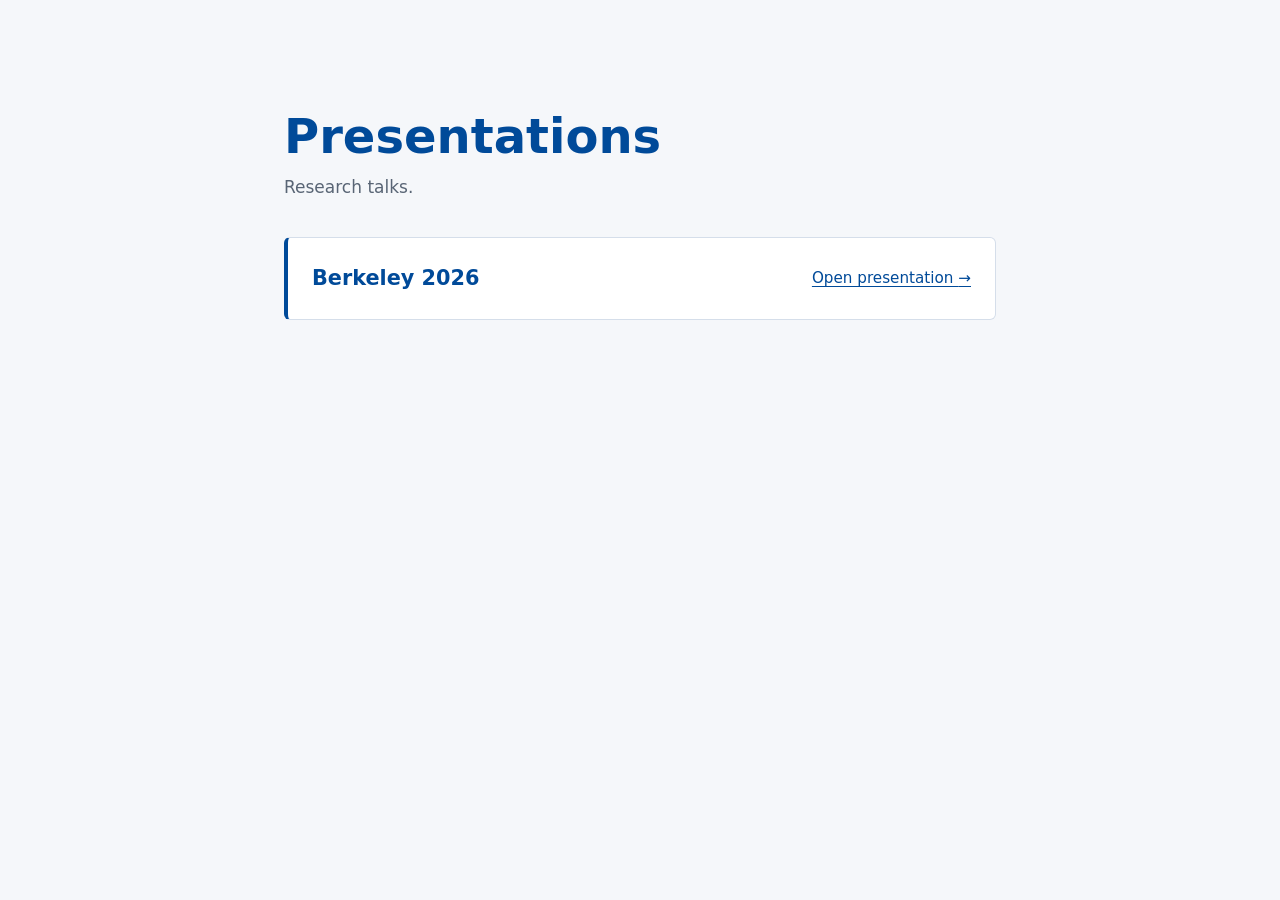
<file: index.html>
<!doctype html>
<html lang="en">
<head>
  <meta charset="utf-8">
  <meta name="viewport" content="width=device-width, initial-scale=1">
  <meta http-equiv="Content-Security-Policy" content="default-src 'none'; style-src 'unsafe-inline'; base-uri 'none'; form-action 'none'">
  <title>Presentations</title>
  <style>
    * { box-sizing: border-box; }
    body { margin: 0; background: #f5f7fa; color: #202a36; font: 17px/1.6 system-ui, -apple-system, sans-serif; }
    main { max-width: 760px; margin: 12vh auto; padding: 0 24px; }
    h1 { margin: 0 0 8px; color: #004a99; font-size: clamp(2rem, 6vw, 3rem); line-height: 1.2; }
    p { margin: 0 0 36px; color: #596575; }
    ul { list-style: none; margin: 0; padding: 0; }
    a { display: flex; flex-wrap: wrap; align-items: center; justify-content: space-between; gap: 12px 24px;
        padding: 24px; border: 1px solid #d5deea; border-left: 4px solid #004a99; border-radius: 6px;
        background: white; color: #004a99; text-decoration: none; }
    a:hover { border-color: #004a99; background: #f0f6ff; }
    a:focus-visible { outline: 3px solid #0067c0; outline-offset: 5px; }
    .talk { font-size: 1.3rem; font-weight: 650; }
    .open { font-size: .95rem; text-decoration: underline; text-underline-offset: .2em; }
    @media (max-width: 480px) { main { margin-top: 8vh; } a { padding: 20px; } }
  </style>
</head>
<body>
  <main>
    <h1>Presentations</h1>
    <p>Research talks.</p>
    <nav aria-label="Presentations">
      <ul>
        <li><a href="./berkeley-2026/"><span class="talk">Berkeley 2026</span><span class="open">Open presentation <span aria-hidden="true">→</span></span></a></li>
      </ul>
    </nav>
  </main>
</body>
</html>
</file>
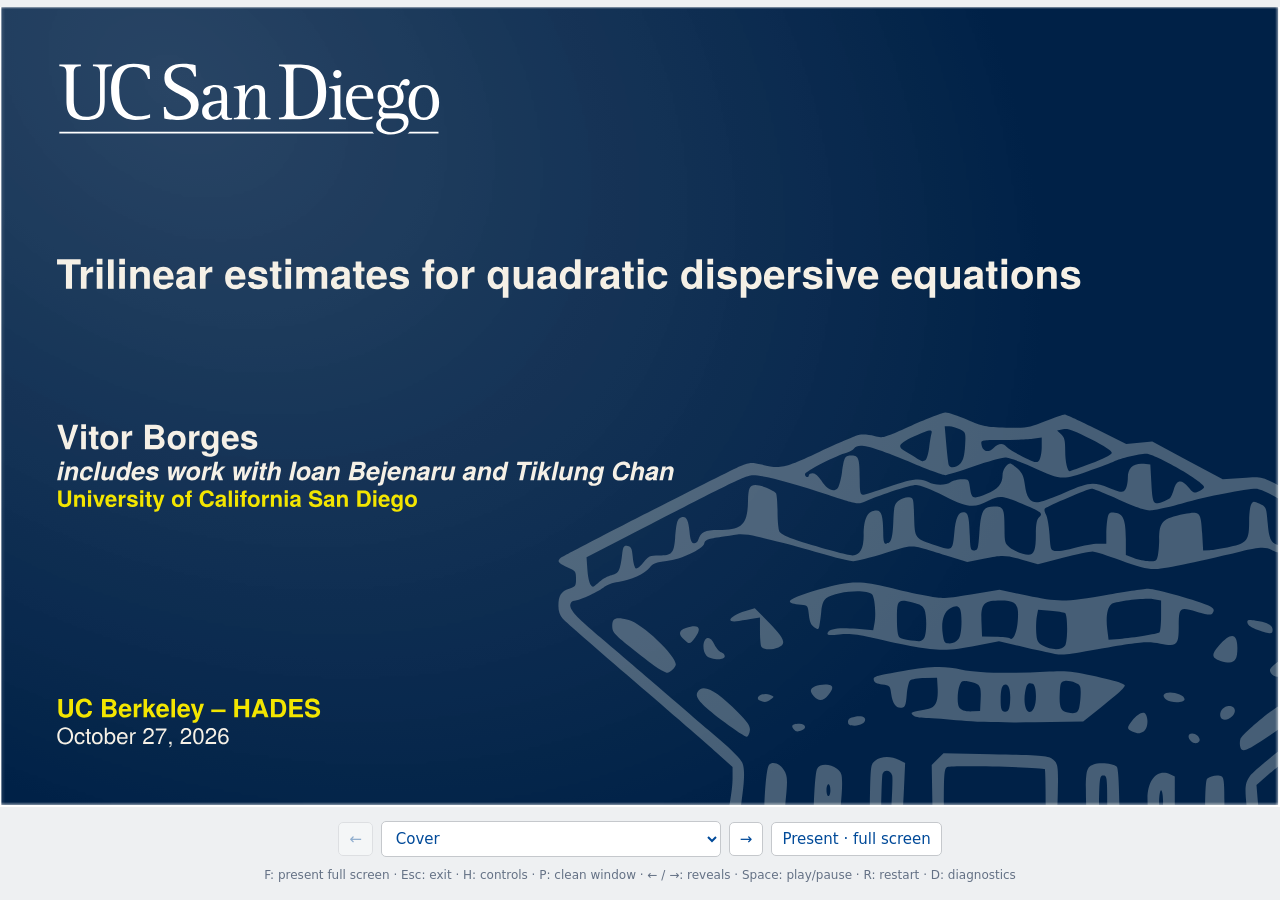
<file: berkeley-2026/index.html>
<!doctype html>
<html lang="en">
<head>
<meta charset="utf-8">
<meta name="viewport" content="width=device-width,initial-scale=1">
<meta http-equiv="Content-Security-Policy" content="default-src 'none'; img-src 'self' data:; media-src 'self' data:; frame-src 'self'; script-src 'self' 'unsafe-inline'; style-src 'self' 'unsafe-inline'; font-src data:; connect-src 'none'; base-uri 'none'; form-action 'none'">
<title>Berkeley · research presentation</title>
<link rel="stylesheet" href="styles-4f6b00e5a010ce34.css">
</head>
<body>
<div id="viewport"><div id="canvas">
  <img id="slide" alt="Presentation slide" src="slides-1/page-001-bab508d76fd911c4.svg">
  <video id="dispersion" hidden muted playsinline preload="metadata" src="videos/dispersion-87e76f790733e433.mp4" poster="posters/dispersion-257ccc16ad1cd08b.png" style="left:250.011906px;top:238.529916px;width:1099.992521px;height:550.001094px" aria-label="Approved dispersion animation"></video>
  <iframe id="interactive" hidden style="left:80px;top:350px;width:1440px;height:430px" title="Interactive wave packets: tiling left, parabola right" sandbox="allow-scripts" src="figures/interactive-57d76675923b9b2a.html"></iframe>
  <iframe id="interactive-bilinear" hidden style="left:80px;top:430px;width:1440px;height:420px" title="Interactive bilinear wave packets: two families with independent center and scale controls" sandbox="allow-scripts" src="figures/interactive-bilinear-8176c4b6b6244012.html"></iframe>
  <iframe id="interactive-trilinear" hidden style="left:80px;top:200px;width:1440px;height:750px" title="Interactive three-wave frequencies, paraboloid, and normal directions" sandbox="allow-scripts" src="figures/interactive-trilinear-7840d9de2a56cfe6.html"></iframe>
  <video id="equation-transition" hidden muted playsinline preload="auto" aria-label="Equation transformation"></video>
  <img id="dispersion-cover" hidden src="posters/dispersion-257ccc16ad1cd08b.png" style="left:250.011906px;top:238.529916px;width:1099.992521px;height:550.001094px" alt="Animation starting state">
  <img id="transition-cover" hidden alt="Animation starting state">
</div></div>
<nav aria-label="Presentation controls">
  <button id="previous" type="button" aria-label="Previous reveal">←</button>
  <select id="jump" aria-label="Slide and reveal"></select>
  <button id="next" type="button" aria-label="Next reveal">→</button>
  <button id="play" type="button" hidden>Play</button>
  <button id="restart" type="button" hidden>Restart</button>
  <button id="fullscreen" type="button">Present · full screen</button>
</nav>
<p id="help">F: present full screen · Esc: exit · H: controls · P: clean window · ← / →: reveals · Space: play/pause · R: restart · D: diagnostics</p>
<span id="status" role="status" aria-live="polite"></span>
<details id="offline-diagnostics" hidden><summary>Offline presentation diagnostics</summary>
  <p>All media is inside this file. No assets folder, server, or internet is used.</p>
  <p id="offline-result"></p><button id="offline-check" type="button">Check embedded media</button>
  <pre id="offline-log"></pre>
</details>
<script id="deck-data" type="application/json">{"build": "20261027T050423Z-0c0dacd9", "pages": [{"page": 1, "slide": null, "title": "Cover", "frame_label": null, "interactive": false, "dispersion": false, "image": "slides-1/page-001-bab508d76fd911c4.svg", "caption": "Cover"}, {"page": 2, "slide": null, "title": "Introduction", "frame_label": null, "interactive": false, "dispersion": false, "image": "slides-1/page-002-c533ca53ffeca8e7.svg", "caption": "Introduction"}, {"page": 3, "slide": 1, "title": "What is dispersion?", "frame_label": "intro-dispersion", "interactive": false, "dispersion": true, "image": "slides-1/page-003-2977f10cf907666a.svg", "caption": "Slide 1: What is dispersion?"}, {"page": 4, "slide": 2, "title": "Quadratic semilinear equations", "frame_label": "intro-question", "interactive": false, "dispersion": false, "image": "slides-1/page-004-2820a3c631fa2fa4.svg", "caption": "Slide 2: Quadratic semilinear equations \u00b7 reveal 1/4"}, {"page": 5, "slide": 2, "title": "Quadratic semilinear equations", "frame_label": "intro-question", "interactive": false, "dispersion": false, "image": "slides-1/page-005-4a79c2918e4189a6.svg", "caption": "Slide 2: Quadratic semilinear equations \u00b7 reveal 2/4"}, {"page": 6, "slide": 2, "title": "Quadratic semilinear equations", "frame_label": "intro-question", "interactive": false, "dispersion": false, "image": "slides-1/page-006-e0d098422b250110.svg", "caption": "Slide 2: Quadratic semilinear equations \u00b7 reveal 3/4"}, {"page": 7, "slide": 2, "title": "Quadratic semilinear equations", "frame_label": "intro-question", "interactive": false, "dispersion": false, "image": "slides-1/page-007-17fd3002dba1583b.svg", "caption": "Slide 2: Quadratic semilinear equations \u00b7 reveal 4/4"}, {"page": 8, "slide": 3, "title": "Why should one expect scattering?", "frame_label": "intro-scattering", "interactive": false, "dispersion": false, "image": "slides-1/page-008-04ffe331979b89ac.svg", "caption": "Slide 3: Why should one expect scattering? \u00b7 reveal 1/4"}, {"page": 9, "slide": 3, "title": "Why should one expect scattering?", "frame_label": "intro-scattering", "interactive": false, "dispersion": false, "image": "slides-1/page-009-64b10d23dd7b6053.svg", "caption": "Slide 3: Why should one expect scattering? \u00b7 reveal 2/4"}, {"page": 10, "slide": 3, "title": "Why should one expect scattering?", "frame_label": "intro-scattering", "interactive": false, "dispersion": false, "image": "slides-1/page-010-645b35c9fc7b588a.svg", "caption": "Slide 3: Why should one expect scattering? \u00b7 reveal 3/4"}, {"page": 11, "slide": 3, "title": "Why should one expect scattering?", "frame_label": "intro-scattering", "interactive": false, "dispersion": false, "image": "slides-1/page-011-b55ef2c0cac110f5.svg", "caption": "Slide 3: Why should one expect scattering? \u00b7 reveal 4/4"}, {"page": 12, "slide": 4, "title": "Literature", "frame_label": "intro-literature", "interactive": false, "dispersion": false, "image": "slides-1/page-012-85eff5315e4c2c6f.svg", "caption": "Slide 4: Literature"}, {"page": 13, "slide": 5, "title": "Main result", "frame_label": null, "interactive": false, "dispersion": false, "image": "slides-1/page-013-b308cf21e5e32b59.svg", "caption": "Slide 5: Main result"}, {"page": 14, "slide": 6, "title": "Roadmap", "frame_label": "roadmap-multilinear", "interactive": false, "dispersion": false, "image": "slides-1/page-014-2c2c55df18439c7c.svg", "caption": "Slide 6: Roadmap \u00b7 reveal 1/6"}, {"page": 15, "slide": 6, "title": "Roadmap", "frame_label": "roadmap-multilinear", "interactive": false, "dispersion": false, "image": "slides-1/page-015-7736aa741bc8946e.svg", "caption": "Slide 6: Roadmap \u00b7 reveal 2/6"}, {"page": 16, "slide": 6, "title": "Roadmap", "frame_label": "roadmap-multilinear", "interactive": false, "dispersion": false, "image": "slides-1/page-016-3d508cdae4e0d1f9.svg", "caption": "Slide 6: Roadmap \u00b7 reveal 3/6"}, {"page": 17, "slide": 6, "title": "Roadmap", "frame_label": "roadmap-multilinear", "interactive": false, "dispersion": false, "image": "slides-1/page-017-a30c047d44260455.svg", "caption": "Slide 6: Roadmap \u00b7 reveal 4/6"}, {"page": 18, "slide": 6, "title": "Roadmap", "frame_label": "roadmap-multilinear", "interactive": false, "dispersion": false, "image": "slides-1/page-018-663e6500bec75e6c.svg", "caption": "Slide 6: Roadmap \u00b7 reveal 5/6"}, {"page": 19, "slide": 6, "title": "Roadmap", "frame_label": "roadmap-multilinear", "interactive": false, "dispersion": false, "image": "slides-1/page-019-d876084b58553b29.svg", "caption": "Slide 6: Roadmap \u00b7 reveal 6/6"}, {"page": 20, "slide": 7, "title": "Contraction argument", "frame_label": "intro-contraction", "interactive": false, "dispersion": false, "image": "slides-1/page-020-7fd84d9412ffa7ab.svg", "caption": "Slide 7: Contraction argument \u00b7 reveal 1/7"}, {"page": 21, "slide": 7, "title": "Contraction argument", "frame_label": "intro-contraction", "interactive": false, "dispersion": false, "image": "slides-1/page-021-4c9f85718104afda.svg", "caption": "Slide 7: Contraction argument \u00b7 reveal 2/7"}, {"page": 22, "slide": 7, "title": "Contraction argument", "frame_label": "intro-contraction", "interactive": false, "dispersion": false, "image": "slides-1/page-022-5f414079c5757211.svg", "caption": "Slide 7: Contraction argument \u00b7 reveal 3/7"}, {"page": 23, "slide": 7, "title": "Contraction argument", "frame_label": "intro-contraction", "interactive": false, "dispersion": false, "image": "slides-1/page-023-cc663a6e8d361117.svg", "caption": "Slide 7: Contraction argument \u00b7 reveal 4/7"}, {"page": 24, "slide": 7, "title": "Contraction argument", "frame_label": "intro-contraction", "interactive": false, "dispersion": false, "image": "slides-1/page-024-aceaecc8d81c9b14.svg", "caption": "Slide 7: Contraction argument \u00b7 reveal 5/7"}, {"page": 25, "slide": 7, "title": "Contraction argument", "frame_label": "intro-contraction", "interactive": false, "dispersion": false, "image": "slides-1/page-025-e40d78067d24cef2.svg", "caption": "Slide 7: Contraction argument \u00b7 reveal 6/7"}, {"page": 26, "slide": 7, "title": "Contraction argument", "frame_label": "intro-contraction", "interactive": false, "dispersion": false, "image": "slides-1/page-026-cb6746b4ce396016.svg", "caption": "Slide 7: Contraction argument \u00b7 reveal 7/7"}, {"page": 27, "slide": 8, "title": "Higher dimensions are easier", "frame_label": "intro-dimensions", "interactive": false, "dispersion": false, "image": "slides-1/page-027-ac80456356ace51c.svg", "caption": "Slide 8: Higher dimensions are easier \u00b7 reveal 1/4"}, {"page": 28, "slide": 8, "title": "Higher dimensions are easier", "frame_label": "intro-dimensions", "interactive": false, "dispersion": false, "image": "slides-1/page-028-9b4e9d19f51b7d1e.svg", "caption": "Slide 8: Higher dimensions are easier \u00b7 reveal 2/4"}, {"page": 29, "slide": 8, "title": "Higher dimensions are easier", "frame_label": "intro-dimensions", "interactive": false, "dispersion": false, "image": "slides-1/page-029-f4cae50c84c9f4a3.svg", "caption": "Slide 8: Higher dimensions are easier \u00b7 reveal 3/4"}, {"page": 30, "slide": 8, "title": "Higher dimensions are easier", "frame_label": "intro-dimensions", "interactive": false, "dispersion": false, "image": "slides-1/page-030-67d7220de305935b.svg", "caption": "Slide 8: Higher dimensions are easier \u00b7 reveal 4/4"}, {"page": 31, "slide": 9, "title": "Linear Schr\u00f6dinger: Strichartz estimates", "frame_label": "intro-strichartz", "interactive": false, "dispersion": false, "image": "slides-1/page-031-9912ccc9e87cf3fa.svg", "caption": "Slide 9: Linear Schr\u00f6dinger: Strichartz estimates \u00b7 reveal 1/2"}, {"page": 32, "slide": 9, "title": "Linear Schr\u00f6dinger: Strichartz estimates", "frame_label": "intro-strichartz", "interactive": false, "dispersion": false, "image": "slides-1/page-032-a8a99f0a76a78b05.svg", "caption": "Slide 9: Linear Schr\u00f6dinger: Strichartz estimates \u00b7 reveal 2/2"}, {"page": 33, "slide": 10, "title": "Toy model: quadratic Schr\u00f6dinger in dimension 4", "frame_label": "intro-toymodel", "interactive": false, "dispersion": false, "image": "slides-1/page-033-42875e72c825fdb1.svg", "caption": "Slide 10: Toy model: quadratic Schr\u00f6dinger in dimension 4 \u00b7 reveal 1/13"}, {"page": 34, "slide": 10, "title": "Toy model: quadratic Schr\u00f6dinger in dimension 4", "frame_label": "intro-toymodel", "interactive": false, "dispersion": false, "image": "slides-1/page-034-512eff581452b586.svg", "caption": "Slide 10: Toy model: quadratic Schr\u00f6dinger in dimension 4 \u00b7 reveal 2/13"}, {"page": 35, "slide": 10, "title": "Toy model: quadratic Schr\u00f6dinger in dimension 4", "frame_label": "intro-toymodel", "interactive": false, "dispersion": false, "image": "slides-1/page-035-43dabdf589b7b311.svg", "caption": "Slide 10: Toy model: quadratic Schr\u00f6dinger in dimension 4 \u00b7 reveal 3/13"}, {"page": 36, "slide": 10, "title": "Toy model: quadratic Schr\u00f6dinger in dimension 4", "frame_label": "intro-toymodel", "interactive": false, "dispersion": false, "image": "slides-1/page-036-2ab988869ec95d1f.svg", "caption": "Slide 10: Toy model: quadratic Schr\u00f6dinger in dimension 4 \u00b7 reveal 4/13"}, {"page": 37, "slide": 10, "title": "Toy model: quadratic Schr\u00f6dinger in dimension 4", "frame_label": "intro-toymodel", "interactive": false, "dispersion": false, "image": "slides-1/page-037-9c7244997038d730.svg", "caption": "Slide 10: Toy model: quadratic Schr\u00f6dinger in dimension 4 \u00b7 reveal 5/13"}, {"page": 38, "slide": 10, "title": "Toy model: quadratic Schr\u00f6dinger in dimension 4", "frame_label": "intro-toymodel", "interactive": false, "dispersion": false, "image": "slides-1/page-038-733131c47a564ef4.svg", "caption": "Slide 10: Toy model: quadratic Schr\u00f6dinger in dimension 4 \u00b7 reveal 6/13"}, {"page": 39, "slide": 10, "title": "Toy model: quadratic Schr\u00f6dinger in dimension 4", "frame_label": "intro-toymodel", "interactive": false, "dispersion": false, "image": "slides-1/page-039-7029645c1228ee73.svg", "caption": "Slide 10: Toy model: quadratic Schr\u00f6dinger in dimension 4 \u00b7 reveal 7/13"}, {"page": 40, "slide": 10, "title": "Toy model: quadratic Schr\u00f6dinger in dimension 4", "frame_label": "intro-toymodel", "interactive": false, "dispersion": false, "image": "slides-1/page-040-6ef0905dd5d0046b.svg", "caption": "Slide 10: Toy model: quadratic Schr\u00f6dinger in dimension 4 \u00b7 reveal 8/13"}, {"page": 41, "slide": 10, "title": "Toy model: quadratic Schr\u00f6dinger in dimension 4", "frame_label": "intro-toymodel", "interactive": false, "dispersion": false, "image": "slides-1/page-041-00d2671fd268a94c.svg", "caption": "Slide 10: Toy model: quadratic Schr\u00f6dinger in dimension 4 \u00b7 reveal 9/13"}, {"page": 42, "slide": 10, "title": "Toy model: quadratic Schr\u00f6dinger in dimension 4", "frame_label": "intro-toymodel", "interactive": false, "dispersion": false, "image": "slides-1/page-042-e511ba78ff697df7.svg", "caption": "Slide 10: Toy model: quadratic Schr\u00f6dinger in dimension 4 \u00b7 reveal 10/13"}, {"page": 43, "slide": 10, "title": "Toy model: quadratic Schr\u00f6dinger in dimension 4", "frame_label": "intro-toymodel", "interactive": false, "dispersion": false, "image": "slides-1/page-043-7362e75cdc9b0e73.svg", "caption": "Slide 10: Toy model: quadratic Schr\u00f6dinger in dimension 4 \u00b7 reveal 11/13"}, {"page": 44, "slide": 10, "title": "Toy model: quadratic Schr\u00f6dinger in dimension 4", "frame_label": "intro-toymodel", "interactive": false, "dispersion": false, "image": "slides-1/page-044-d1305710e9774453.svg", "caption": "Slide 10: Toy model: quadratic Schr\u00f6dinger in dimension 4 \u00b7 reveal 12/13"}, {"page": 45, "slide": 10, "title": "Toy model: quadratic Schr\u00f6dinger in dimension 4", "frame_label": "intro-toymodel", "interactive": false, "dispersion": false, "image": "slides-1/page-045-eb3e69cd5b02bbe8.svg", "caption": "Slide 10: Toy model: quadratic Schr\u00f6dinger in dimension 4 \u00b7 reveal 13/13"}, {"page": 46, "slide": 11, "title": "First nonlinear iteration", "frame_label": "first-iteration", "interactive": false, "dispersion": false, "image": "slides-1/page-046-acc32671a807a355.svg", "caption": "Slide 11: First nonlinear iteration \u00b7 reveal 1/7"}, {"page": 47, "slide": 11, "title": "First nonlinear iteration", "frame_label": "first-iteration", "interactive": false, "dispersion": false, "image": "slides-1/page-047-a855f6883fcdd5e3.svg", "caption": "Slide 11: First nonlinear iteration \u00b7 reveal 2/7"}, {"page": 48, "slide": 11, "title": "First nonlinear iteration", "frame_label": "first-iteration", "interactive": false, "dispersion": false, "image": "slides-1/page-048-b09b0e923b3a4b44.svg", "caption": "Slide 11: First nonlinear iteration \u00b7 reveal 3/7"}, {"page": 49, "slide": 11, "title": "First nonlinear iteration", "frame_label": "first-iteration", "interactive": false, "dispersion": false, "image": "slides-1/page-049-1a619a727bc5c906.svg", "caption": "Slide 11: First nonlinear iteration \u00b7 reveal 4/7"}, {"page": 50, "slide": 11, "title": "First nonlinear iteration", "frame_label": "first-iteration", "interactive": false, "dispersion": false, "image": "slides-1/page-050-6956d7e592bd8edf.svg", "caption": "Slide 11: First nonlinear iteration \u00b7 reveal 5/7"}, {"page": 51, "slide": 11, "title": "First nonlinear iteration", "frame_label": "first-iteration", "interactive": false, "dispersion": false, "image": "slides-1/page-051-8f2b47ba913aabbe.svg", "caption": "Slide 11: First nonlinear iteration \u00b7 reveal 6/7"}, {"page": 52, "slide": 11, "title": "First nonlinear iteration", "frame_label": "first-iteration", "interactive": false, "dispersion": false, "image": "slides-1/page-052-4d415b85fb8192c9.svg", "caption": "Slide 11: First nonlinear iteration \u00b7 reveal 7/7"}, {"page": 53, "slide": 12, "title": "Slide 12", "frame_label": "nonresonant-bilinear-l2", "interactive": false, "dispersion": false, "image": "slides-1/page-053-41814ce9e30f415c.svg", "caption": "Slide 12 \u00b7 reveal 1/7"}, {"page": 54, "slide": 12, "title": "Slide 12", "frame_label": "nonresonant-bilinear-l2", "interactive": false, "dispersion": false, "image": "slides-1/page-054-8a0905c130310910.svg", "caption": "Slide 12 \u00b7 reveal 2/7"}, {"page": 55, "slide": 12, "title": "Slide 12", "frame_label": "nonresonant-bilinear-l2", "interactive": false, "dispersion": false, "image": "slides-1/page-055-39a36177eccd5706.svg", "caption": "Slide 12 \u00b7 reveal 3/7"}, {"page": 56, "slide": 12, "title": "Slide 12", "frame_label": "nonresonant-bilinear-l2", "interactive": false, "dispersion": false, "image": "slides-1/page-056-e8f06604e6445f9d.svg", "caption": "Slide 12 \u00b7 reveal 4/7"}, {"page": 57, "slide": 12, "title": "Slide 12", "frame_label": "nonresonant-bilinear-l2", "interactive": false, "dispersion": false, "image": "slides-1/page-057-58a59edb0f490f15.svg", "caption": "Slide 12 \u00b7 reveal 5/7"}, {"page": 58, "slide": 12, "title": "Slide 12", "frame_label": "nonresonant-bilinear-l2", "interactive": false, "dispersion": false, "image": "slides-1/page-058-51dbf38807d1c160.svg", "caption": "Slide 12 \u00b7 reveal 6/7"}, {"page": 59, "slide": 12, "title": "Slide 12", "frame_label": "nonresonant-bilinear-l2", "interactive": false, "dispersion": false, "image": "slides-1/page-059-e587483d130adc65.svg", "caption": "Slide 12 \u00b7 reveal 7/7"}, {"page": 60, "slide": 13, "title": "Slide 13", "frame_label": null, "interactive": false, "dispersion": false, "image": "slides-1/page-060-c25d3f3c0a9a1b6e.svg", "caption": "Slide 13"}, {"page": 61, "slide": 14, "title": "Recap (trilinear formulation and resonance decomposition)", "frame_label": "resonance-recap", "interactive": false, "dispersion": false, "image": "slides-2/page-061-c6c916a1542cbcad.svg", "caption": "Slide 14: Recap (trilinear formulation and resonance decomposition) \u00b7 reveal 1/6"}, {"page": 62, "slide": 14, "title": "Recap (trilinear formulation and resonance decomposition)", "frame_label": "resonance-recap", "interactive": false, "dispersion": false, "image": "slides-2/page-062-842366a0ddd621a7.svg", "caption": "Slide 14: Recap (trilinear formulation and resonance decomposition) \u00b7 reveal 2/6"}, {"page": 63, "slide": 14, "title": "Recap (trilinear formulation and resonance decomposition)", "frame_label": "resonance-recap", "interactive": false, "dispersion": false, "image": "slides-2/page-063-d7532c6279c00090.svg", "caption": "Slide 14: Recap (trilinear formulation and resonance decomposition) \u00b7 reveal 3/6"}, {"page": 64, "slide": 14, "title": "Recap (trilinear formulation and resonance decomposition)", "frame_label": "resonance-recap", "interactive": false, "dispersion": false, "image": "slides-2/page-064-e1aded3b73f11f90.svg", "caption": "Slide 14: Recap (trilinear formulation and resonance decomposition) \u00b7 reveal 4/6"}, {"page": 65, "slide": 14, "title": "Recap (trilinear formulation and resonance decomposition)", "frame_label": "resonance-recap", "interactive": false, "dispersion": false, "image": "slides-2/page-065-d4a5bf6af98dad8b.svg", "caption": "Slide 14: Recap (trilinear formulation and resonance decomposition) \u00b7 reveal 5/6"}, {"page": 66, "slide": 14, "title": "Recap (trilinear formulation and resonance decomposition)", "frame_label": "resonance-recap", "interactive": false, "dispersion": false, "image": "slides-2/page-066-1c3882ea773dc269.svg", "caption": "Slide 14: Recap (trilinear formulation and resonance decomposition) \u00b7 reveal 6/6"}, {"page": 67, "slide": 15, "title": "Wave packets", "frame_label": null, "interactive": true, "dispersion": false, "image": "slides-2/page-067-caf76b59ab741282.svg", "caption": "Slide 15: Wave packets \u00b7 reveal 1/2"}, {"page": 68, "slide": 15, "title": "Wave packets", "frame_label": null, "interactive": true, "dispersion": false, "image": "slides-2/page-068-6ff513b9296a439c.svg", "caption": "Slide 15: Wave packets \u00b7 reveal 2/2"}, {"page": 69, "slide": 16, "title": "Two-wave interactions", "frame_label": "bilinear-interactions", "interactive": false, "dispersion": false, "image": "slides-2/page-069-8f44503ed7359c7f.svg", "caption": "Slide 16: Two-wave interactions \u00b7 reveal 1/6", "bilinear": false, "bilinearPackets": false}, {"page": 70, "slide": 16, "title": "Two-wave interactions", "frame_label": "bilinear-interactions", "interactive": false, "dispersion": false, "image": "slides-2/page-070-7b17c779394981b2.svg", "caption": "Slide 16: Two-wave interactions \u00b7 reveal 2/6", "bilinear": false, "bilinearPackets": false}, {"page": 71, "slide": 16, "title": "Two-wave interactions", "frame_label": "bilinear-interactions", "interactive": false, "dispersion": false, "image": "slides-2/page-071-d2c47b244ab703ff.svg", "caption": "Slide 16: Two-wave interactions \u00b7 reveal 3/6", "bilinear": false, "bilinearPackets": false}, {"page": 72, "slide": 16, "title": "Two-wave interactions", "frame_label": "bilinear-interactions", "interactive": false, "dispersion": false, "image": "slides-2/page-069-8f44503ed7359c7f.svg", "caption": "Slide 16: Two-wave interactions \u00b7 reveal 4/6", "bilinear": false, "bilinearPackets": false}, {"page": 73, "slide": 16, "title": "Two-wave interactions", "frame_label": "bilinear-interactions", "interactive": false, "dispersion": false, "image": "slides-2/page-073-b3aa5ee940985171.svg", "caption": "Slide 16: Two-wave interactions \u00b7 reveal 5/6", "bilinear": true, "bilinearPackets": true}, {"page": 74, "slide": 16, "title": "Two-wave interactions", "frame_label": "bilinear-interactions", "interactive": false, "dispersion": false, "image": "slides-2/page-074-79d0bb395add7cb9.svg", "caption": "Slide 16: Two-wave interactions \u00b7 reveal 6/6", "bilinear": true, "bilinearPackets": true}, {"page": 75, "slide": 17, "title": "Why is transversality important?", "frame_label": null, "interactive": false, "dispersion": false, "image": "slides-2/page-075-07001db9b2c590c7.svg", "caption": "Slide 17: Why is transversality important? \u00b7 reveal 1/2"}, {"page": 76, "slide": 17, "title": "Why is transversality important?", "frame_label": null, "interactive": false, "dispersion": false, "image": "slides-2/page-076-ca8bb258f3770807.svg", "caption": "Slide 17: Why is transversality important? \u00b7 reveal 2/2"}, {"page": 77, "slide": 18, "title": "Bilinear estimates and the remaining resonances", "frame_label": null, "interactive": false, "dispersion": false, "image": "slides-2/page-077-3621eb3d6dc08544.svg", "caption": "Slide 18: Bilinear estimates and the remaining resonances \u00b7 reveal 1/4"}, {"page": 78, "slide": 18, "title": "Bilinear estimates and the remaining resonances", "frame_label": null, "interactive": false, "dispersion": false, "image": "slides-2/page-078-e60fccb1eb63f6e0.svg", "caption": "Slide 18: Bilinear estimates and the remaining resonances \u00b7 reveal 2/4"}, {"page": 79, "slide": 18, "title": "Bilinear estimates and the remaining resonances", "frame_label": null, "interactive": false, "dispersion": false, "image": "slides-2/page-079-18f8aeee0823a68a.svg", "caption": "Slide 18: Bilinear estimates and the remaining resonances \u00b7 reveal 3/4"}, {"page": 80, "slide": 18, "title": "Bilinear estimates and the remaining resonances", "frame_label": null, "interactive": false, "dispersion": false, "image": "slides-2/page-080-883bbc798886a087.svg", "caption": "Slide 18: Bilinear estimates and the remaining resonances \u00b7 reveal 4/4"}, {"page": 81, "slide": 19, "title": "Slide 19", "frame_label": null, "interactive": false, "dispersion": false, "image": "slides-2/page-081-e06812d517fd78eb.svg", "caption": "Slide 19"}, {"page": 82, "slide": 20, "title": "Can we do better than bilinear estimates?", "frame_label": null, "interactive": false, "dispersion": false, "image": "slides-2/page-082-3a42bc03ef89d3b8.svg", "caption": "Slide 20: Can we do better than bilinear estimates? \u00b7 reveal 1/6"}, {"page": 83, "slide": 20, "title": "Can we do better than bilinear estimates?", "frame_label": null, "interactive": false, "dispersion": false, "image": "slides-2/page-083-9fe5758348a3c849.svg", "caption": "Slide 20: Can we do better than bilinear estimates? \u00b7 reveal 2/6"}, {"page": 84, "slide": 20, "title": "Can we do better than bilinear estimates?", "frame_label": null, "interactive": false, "dispersion": false, "image": "slides-2/page-084-58ea1b13ecb74ab4.svg", "caption": "Slide 20: Can we do better than bilinear estimates? \u00b7 reveal 3/6"}, {"page": 85, "slide": 20, "title": "Can we do better than bilinear estimates?", "frame_label": null, "interactive": false, "dispersion": false, "image": "slides-2/page-085-b605fd25b62fb251.svg", "caption": "Slide 20: Can we do better than bilinear estimates? \u00b7 reveal 4/6"}, {"page": 86, "slide": 20, "title": "Can we do better than bilinear estimates?", "frame_label": null, "interactive": false, "dispersion": false, "image": "slides-2/page-086-b1fdd81d00ab8390.svg", "caption": "Slide 20: Can we do better than bilinear estimates? \u00b7 reveal 5/6"}, {"page": 87, "slide": 20, "title": "Can we do better than bilinear estimates?", "frame_label": null, "interactive": false, "dispersion": false, "image": "slides-2/page-087-236ca60c0440d442.svg", "caption": "Slide 20: Can we do better than bilinear estimates? \u00b7 reveal 6/6"}, {"page": 88, "slide": 21, "title": "What does curvature buy?", "frame_label": "curvature", "interactive": false, "dispersion": false, "image": "slides-2/page-088-534d311f702810d3.svg", "caption": "Slide 21: What does curvature buy? \u00b7 reveal 1/3"}, {"page": 89, "slide": 21, "title": "What does curvature buy?", "frame_label": "curvature", "interactive": false, "dispersion": false, "image": "slides-2/page-089-d5cf1d5b3058ff4c.svg", "caption": "Slide 21: What does curvature buy? \u00b7 reveal 2/3"}, {"page": 90, "slide": 21, "title": "What does curvature buy?", "frame_label": "curvature", "interactive": false, "dispersion": false, "image": "slides-2/page-090-573c3dd23fc63abf.svg", "caption": "Slide 21: What does curvature buy? \u00b7 reveal 3/3"}, {"page": 91, "slide": 22, "title": "Roadmap: harmonic analysis", "frame_label": "roadmap-restriction", "interactive": false, "dispersion": false, "image": "slides-2/page-091-1ab0747079d7aa92.svg", "caption": "Slide 22: Roadmap: harmonic analysis \u00b7 reveal 1/7"}, {"page": 92, "slide": 22, "title": "Roadmap: harmonic analysis", "frame_label": "roadmap-restriction", "interactive": false, "dispersion": false, "image": "slides-2/page-092-1b3f4d0076dc4743.svg", "caption": "Slide 22: Roadmap: harmonic analysis \u00b7 reveal 2/7"}, {"page": 93, "slide": 22, "title": "Roadmap: harmonic analysis", "frame_label": "roadmap-restriction", "interactive": false, "dispersion": false, "image": "slides-2/page-093-7a7ba80990d8c1f8.svg", "caption": "Slide 22: Roadmap: harmonic analysis \u00b7 reveal 3/7"}, {"page": 94, "slide": 22, "title": "Roadmap: harmonic analysis", "frame_label": "roadmap-restriction", "interactive": false, "dispersion": false, "image": "slides-2/page-094-a588a669a0aa785b.svg", "caption": "Slide 22: Roadmap: harmonic analysis \u00b7 reveal 4/7"}, {"page": 95, "slide": 22, "title": "Roadmap: harmonic analysis", "frame_label": "roadmap-restriction", "interactive": false, "dispersion": false, "image": "slides-2/page-095-310ec47a5728a408.svg", "caption": "Slide 22: Roadmap: harmonic analysis \u00b7 reveal 5/7"}, {"page": 96, "slide": 22, "title": "Roadmap: harmonic analysis", "frame_label": "roadmap-restriction", "interactive": false, "dispersion": false, "image": "slides-2/page-096-d055ae1d56726ea0.svg", "caption": "Slide 22: Roadmap: harmonic analysis \u00b7 reveal 6/7"}, {"page": 97, "slide": 22, "title": "Roadmap: harmonic analysis", "frame_label": "roadmap-restriction", "interactive": false, "dispersion": false, "image": "slides-2/page-097-7dd4aed2d5bd7d70.svg", "caption": "Slide 22: Roadmap: harmonic analysis \u00b7 reveal 7/7"}, {"page": 98, "slide": 23, "title": "Transference spaces", "frame_label": "transference-spaces", "interactive": false, "dispersion": false, "image": "slides-2/page-098-bc1d8f7920106583.svg", "caption": "Slide 23: Transference spaces \u00b7 reveal 1/4"}, {"page": 99, "slide": 23, "title": "Transference spaces", "frame_label": "transference-spaces", "interactive": false, "dispersion": false, "image": "slides-2/page-099-130be91721c72256.svg", "caption": "Slide 23: Transference spaces \u00b7 reveal 2/4"}, {"page": 100, "slide": 23, "title": "Transference spaces", "frame_label": "transference-spaces", "interactive": false, "dispersion": false, "image": "slides-2/page-100-1b821b62d1f29294.svg", "caption": "Slide 23: Transference spaces \u00b7 reveal 3/4"}, {"page": 101, "slide": 23, "title": "Transference spaces", "frame_label": "transference-spaces", "interactive": false, "dispersion": false, "image": "slides-2/page-101-7bffd5e2140fd68d.svg", "caption": "Slide 23: Transference spaces \u00b7 reveal 4/4"}, {"page": 102, "slide": 24, "title": "Slide 24", "frame_label": "transference-strichartz", "interactive": false, "dispersion": false, "image": "slides-2/page-102-5f7a256f6683c151.svg", "caption": "Slide 24 \u00b7 reveal 1/9"}, {"page": 103, "slide": 24, "title": "Slide 24", "frame_label": "transference-strichartz", "interactive": false, "dispersion": false, "image": "slides-2/page-103-81a0883422f9eaab.svg", "caption": "Slide 24 \u00b7 reveal 2/9"}, {"page": 104, "slide": 24, "title": "Slide 24", "frame_label": "transference-strichartz", "interactive": false, "dispersion": false, "image": "slides-2/page-104-e6a0dc9f2ad34fa1.svg", "caption": "Slide 24 \u00b7 reveal 3/9"}, {"page": 105, "slide": 24, "title": "Slide 24", "frame_label": "transference-strichartz", "interactive": false, "dispersion": false, "image": "slides-2/page-105-0aa32d3553ae9e23.svg", "caption": "Slide 24 \u00b7 reveal 4/9"}, {"page": 106, "slide": 24, "title": "Slide 24", "frame_label": "transference-strichartz", "interactive": false, "dispersion": false, "image": "slides-2/page-106-a175bbb09f848104.svg", "caption": "Slide 24 \u00b7 reveal 5/9"}, {"page": 107, "slide": 24, "title": "Slide 24", "frame_label": "transference-strichartz", "interactive": false, "dispersion": false, "image": "slides-2/page-107-56ff5316cc51401c.svg", "caption": "Slide 24 \u00b7 reveal 6/9"}, {"page": 108, "slide": 24, "title": "Slide 24", "frame_label": "transference-strichartz", "interactive": false, "dispersion": false, "image": "slides-2/page-108-85dffae16cf3103d.svg", "caption": "Slide 24 \u00b7 reveal 7/9"}, {"page": 109, "slide": 24, "title": "Slide 24", "frame_label": "transference-strichartz", "interactive": false, "dispersion": false, "image": "slides-2/page-109-55588a4a72bf7fce.svg", "caption": "Slide 24 \u00b7 reveal 8/9"}, {"page": 110, "slide": 24, "title": "Slide 24", "frame_label": "transference-strichartz", "interactive": false, "dispersion": false, "image": "slides-2/page-110-a365404058913c55.svg", "caption": "Slide 24 \u00b7 reveal 9/9"}, {"page": 111, "slide": 25, "title": "Slide 25", "frame_label": "transference-uv", "interactive": false, "dispersion": false, "image": "slides-2/page-111-cdf445a4025c1cf9.svg", "caption": "Slide 25 \u00b7 reveal 1/8"}, {"page": 112, "slide": 25, "title": "Slide 25", "frame_label": "transference-uv", "interactive": false, "dispersion": false, "image": "slides-2/page-112-0cfa0da9fcd5b35b.svg", "caption": "Slide 25 \u00b7 reveal 2/8"}, {"page": 113, "slide": 25, "title": "Slide 25", "frame_label": "transference-uv", "interactive": false, "dispersion": false, "image": "slides-2/page-113-564e3c8991941146.svg", "caption": "Slide 25 \u00b7 reveal 3/8"}, {"page": 114, "slide": 25, "title": "Slide 25", "frame_label": "transference-uv", "interactive": false, "dispersion": false, "image": "slides-2/page-114-a6c7bfaab131a145.svg", "caption": "Slide 25 \u00b7 reveal 4/8"}, {"page": 115, "slide": 25, "title": "Slide 25", "frame_label": "transference-uv", "interactive": false, "dispersion": false, "image": "slides-2/page-115-5edd7d0a8ca09512.svg", "caption": "Slide 25 \u00b7 reveal 5/8"}, {"page": 116, "slide": 25, "title": "Slide 25", "frame_label": "transference-uv", "interactive": false, "dispersion": false, "image": "slides-2/page-116-7c24bc8b1ee987d7.svg", "caption": "Slide 25 \u00b7 reveal 6/8"}, {"page": 117, "slide": 25, "title": "Slide 25", "frame_label": "transference-uv", "interactive": false, "dispersion": false, "image": "slides-2/page-117-8d301732c43ac497.svg", "caption": "Slide 25 \u00b7 reveal 7/8"}, {"page": 118, "slide": 25, "title": "Slide 25", "frame_label": "transference-uv", "interactive": false, "dispersion": false, "image": "slides-2/page-118-2bf6a6067c06d480.svg", "caption": "Slide 25 \u00b7 reveal 8/8"}, {"page": 119, "slide": 26, "title": "Transference from free solutions", "frame_label": "transference-atomic-estimates", "interactive": false, "dispersion": false, "image": "slides-2/page-119-ffefa0613095bd82.svg", "caption": "Slide 26: Transference from free solutions \u00b7 reveal 1/11"}, {"page": 120, "slide": 26, "title": "Transference from free solutions", "frame_label": "transference-atomic-estimates", "interactive": false, "dispersion": false, "image": "slides-2/page-120-5f1414c4b83d00ba.svg", "caption": "Slide 26: Transference from free solutions \u00b7 reveal 2/11"}, {"page": 121, "slide": 26, "title": "Transference from free solutions", "frame_label": "transference-atomic-estimates", "interactive": false, "dispersion": false, "image": "slides-3/page-121-2445fb787784b6c5.svg", "caption": "Slide 26: Transference from free solutions \u00b7 reveal 3/11"}, {"page": 122, "slide": 26, "title": "Transference from free solutions", "frame_label": "transference-atomic-estimates", "interactive": false, "dispersion": false, "image": "slides-3/page-122-d49603ea359db446.svg", "caption": "Slide 26: Transference from free solutions \u00b7 reveal 4/11"}, {"page": 123, "slide": 26, "title": "Transference from free solutions", "frame_label": "transference-atomic-estimates", "interactive": false, "dispersion": false, "image": "slides-3/page-123-be4e13488991b900.svg", "caption": "Slide 26: Transference from free solutions \u00b7 reveal 5/11"}, {"page": 124, "slide": 26, "title": "Transference from free solutions", "frame_label": "transference-atomic-estimates", "interactive": false, "dispersion": false, "image": "slides-3/page-124-58cab378ac564d70.svg", "caption": "Slide 26: Transference from free solutions \u00b7 reveal 6/11"}, {"page": 125, "slide": 26, "title": "Transference from free solutions", "frame_label": "transference-atomic-estimates", "interactive": false, "dispersion": false, "image": "slides-3/page-125-1f9b8e87fd1f7a82.svg", "caption": "Slide 26: Transference from free solutions \u00b7 reveal 7/11"}, {"page": 126, "slide": 26, "title": "Transference from free solutions", "frame_label": "transference-atomic-estimates", "interactive": false, "dispersion": false, "image": "slides-3/page-126-92bc8cc77ba50844.svg", "caption": "Slide 26: Transference from free solutions \u00b7 reveal 8/11"}, {"page": 127, "slide": 26, "title": "Transference from free solutions", "frame_label": "transference-atomic-estimates", "interactive": false, "dispersion": false, "image": "slides-3/page-127-fa625f3d0e9fbec0.svg", "caption": "Slide 26: Transference from free solutions \u00b7 reveal 9/11"}, {"page": 128, "slide": 26, "title": "Transference from free solutions", "frame_label": "transference-atomic-estimates", "interactive": false, "dispersion": false, "image": "slides-3/page-128-e68001f56871ad72.svg", "caption": "Slide 26: Transference from free solutions \u00b7 reveal 10/11"}, {"page": 129, "slide": 26, "title": "Transference from free solutions", "frame_label": "transference-atomic-estimates", "interactive": false, "dispersion": false, "image": "slides-3/page-129-0eb6f5b3ef784f57.svg", "caption": "Slide 26: Transference from free solutions \u00b7 reveal 11/11"}, {"page": 130, "slide": 27, "title": "Slide 27", "frame_label": "transference-variation-duality", "interactive": false, "dispersion": false, "image": "slides-3/page-130-5749756fb97c27f3.svg", "caption": "Slide 27 \u00b7 reveal 1/9"}, {"page": 131, "slide": 27, "title": "Slide 27", "frame_label": "transference-variation-duality", "interactive": false, "dispersion": false, "image": "slides-3/page-131-a9c790bff418f0c7.svg", "caption": "Slide 27 \u00b7 reveal 2/9"}, {"page": 132, "slide": 27, "title": "Slide 27", "frame_label": "transference-variation-duality", "interactive": false, "dispersion": false, "image": "slides-3/page-132-e48895f11738dde9.svg", "caption": "Slide 27 \u00b7 reveal 3/9"}, {"page": 133, "slide": 27, "title": "Slide 27", "frame_label": "transference-variation-duality", "interactive": false, "dispersion": false, "image": "slides-3/page-133-1757fc9b9106a1b7.svg", "caption": "Slide 27 \u00b7 reveal 4/9"}, {"page": 134, "slide": 27, "title": "Slide 27", "frame_label": "transference-variation-duality", "interactive": false, "dispersion": false, "image": "slides-3/page-134-15a0e008728e6574.svg", "caption": "Slide 27 \u00b7 reveal 5/9"}, {"page": 135, "slide": 27, "title": "Slide 27", "frame_label": "transference-variation-duality", "interactive": false, "dispersion": false, "image": "slides-3/page-135-975ae7e7b8cee58e.svg", "caption": "Slide 27 \u00b7 reveal 6/9"}, {"page": 136, "slide": 27, "title": "Slide 27", "frame_label": "transference-variation-duality", "interactive": false, "dispersion": false, "image": "slides-3/page-136-8198942e8c500fc1.svg", "caption": "Slide 27 \u00b7 reveal 7/9"}, {"page": 137, "slide": 27, "title": "Slide 27", "frame_label": "transference-variation-duality", "interactive": false, "dispersion": false, "image": "slides-3/page-137-155f5e2ff08053d7.svg", "caption": "Slide 27 \u00b7 reveal 8/9"}, {"page": 138, "slide": 27, "title": "Slide 27", "frame_label": "transference-variation-duality", "interactive": false, "dispersion": false, "image": "slides-3/page-138-014231a19e89d4ea.svg", "caption": "Slide 27 \u00b7 reveal 9/9"}, {"page": 139, "slide": 28, "title": "Recap: transference", "frame_label": "roadmap-transference", "interactive": false, "dispersion": false, "image": "slides-3/page-139-2eb6e2ea0aa9b6f3.svg", "caption": "Slide 28: Recap: transference \u00b7 reveal 1/5"}, {"page": 140, "slide": 28, "title": "Recap: transference", "frame_label": "roadmap-transference", "interactive": false, "dispersion": false, "image": "slides-3/page-140-f6c30bf68d74719c.svg", "caption": "Slide 28: Recap: transference \u00b7 reveal 2/5"}, {"page": 141, "slide": 28, "title": "Recap: transference", "frame_label": "roadmap-transference", "interactive": false, "dispersion": false, "image": "slides-3/page-141-0b9a12e707602e28.svg", "caption": "Slide 28: Recap: transference \u00b7 reveal 3/5"}, {"page": 142, "slide": 28, "title": "Recap: transference", "frame_label": "roadmap-transference", "interactive": false, "dispersion": false, "image": "slides-3/page-142-d9c317df24cbac50.svg", "caption": "Slide 28: Recap: transference \u00b7 reveal 4/5"}, {"page": 143, "slide": 28, "title": "Recap: transference", "frame_label": "roadmap-transference", "interactive": false, "dispersion": false, "image": "slides-3/page-143-d5a74f4d839bae75.svg", "caption": "Slide 28: Recap: transference \u00b7 reveal 5/5"}, {"page": 144, "slide": 29, "title": "Main result: revisited", "frame_label": null, "interactive": false, "dispersion": false, "image": "slides-3/page-144-cb363550618e47db.svg", "caption": "Slide 29: Main result: revisited \u00b7 reveal 1/6"}, {"page": 145, "slide": 29, "title": "Main result: revisited", "frame_label": null, "interactive": false, "dispersion": false, "image": "slides-3/page-145-27a548c6b20d51f6.svg", "caption": "Slide 29: Main result: revisited \u00b7 reveal 2/6"}, {"page": 146, "slide": 29, "title": "Main result: revisited", "frame_label": null, "interactive": false, "dispersion": false, "image": "slides-3/page-146-0fbc80d084001c4a.svg", "caption": "Slide 29: Main result: revisited \u00b7 reveal 3/6"}, {"page": 147, "slide": 29, "title": "Main result: revisited", "frame_label": null, "interactive": false, "dispersion": false, "image": "slides-3/page-147-5640a37a3dbcab71.svg", "caption": "Slide 29: Main result: revisited \u00b7 reveal 4/6"}, {"page": 148, "slide": 29, "title": "Main result: revisited", "frame_label": null, "interactive": false, "dispersion": false, "image": "slides-3/page-148-44aae5bac36fcf24.svg", "caption": "Slide 29: Main result: revisited \u00b7 reveal 5/6"}, {"page": 149, "slide": 29, "title": "Main result: revisited", "frame_label": null, "interactive": false, "dispersion": false, "image": "slides-3/page-149-da99231c85bcf865.svg", "caption": "Slide 29: Main result: revisited \u00b7 reveal 6/6"}, {"page": 150, "slide": 30, "title": "Slide 30", "frame_label": "qnls-resonances", "interactive": false, "dispersion": false, "image": "slides-3/page-150-ef8c5233af7584f5.svg", "caption": "Slide 30 \u00b7 reveal 1/3"}, {"page": 151, "slide": 30, "title": "Slide 30", "frame_label": "qnls-resonances", "interactive": false, "dispersion": false, "image": "slides-3/page-151-17dcae5efa78ec22.svg", "caption": "Slide 30 \u00b7 reveal 2/3"}, {"page": 152, "slide": 30, "title": "Slide 30", "frame_label": "qnls-resonances", "interactive": false, "dispersion": false, "image": "slides-3/page-152-00ba6d4f28500154.svg", "caption": "Slide 30 \u00b7 reveal 3/3"}, {"page": 153, "slide": 31, "title": "Three-wave interactions", "frame_label": "three-wave-interactions", "interactive": false, "dispersion": false, "image": "slides-3/page-153-b1a1b5445cde645e.svg", "caption": "Slide 31: Three-wave interactions", "trilinear": true}, {"page": 154, "slide": 32, "title": "Nonresonant estimates", "frame_label": "nonresonant-estimates-i", "interactive": false, "dispersion": false, "image": "slides-3/page-154-cda47dd220528de4.svg", "caption": "Slide 32: Nonresonant estimates \u00b7 reveal 1/3"}, {"page": 155, "slide": 32, "title": "Nonresonant estimates", "frame_label": "nonresonant-estimates-i", "interactive": false, "dispersion": false, "image": "slides-3/page-155-1a0e1f35dbd97fff.svg", "caption": "Slide 32: Nonresonant estimates \u00b7 reveal 2/3"}, {"page": 156, "slide": 32, "title": "Nonresonant estimates", "frame_label": "nonresonant-estimates-i", "interactive": false, "dispersion": false, "image": "slides-3/page-156-e1612b3117480842.svg", "caption": "Slide 32: Nonresonant estimates \u00b7 reveal 3/3"}, {"page": 157, "slide": 33, "title": "Resonant estimates", "frame_label": null, "interactive": false, "dispersion": false, "image": "slides-3/page-157-960762164ed1288b.svg", "caption": "Slide 33: Resonant estimates \u00b7 reveal 1/4"}, {"page": 158, "slide": 33, "title": "Resonant estimates", "frame_label": null, "interactive": false, "dispersion": false, "image": "slides-3/page-158-90dd36872418dc6a.svg", "caption": "Slide 33: Resonant estimates \u00b7 reveal 2/4"}, {"page": 159, "slide": 33, "title": "Resonant estimates", "frame_label": null, "interactive": false, "dispersion": false, "image": "slides-3/page-159-638fcedec9f64d74.svg", "caption": "Slide 33: Resonant estimates \u00b7 reveal 3/4"}, {"page": 160, "slide": 33, "title": "Resonant estimates", "frame_label": null, "interactive": false, "dispersion": false, "image": "slides-3/page-160-9b032f173a670cfb.svg", "caption": "Slide 33: Resonant estimates \u00b7 reveal 4/4"}, {"page": 161, "slide": 34, "title": "Slide 34", "frame_label": "trilinear-transference", "interactive": false, "dispersion": false, "image": "slides-3/page-161-3c66ad211dc1c31b.svg", "caption": "Slide 34 \u00b7 reveal 1/5"}, {"page": 162, "slide": 34, "title": "Slide 34", "frame_label": "trilinear-transference", "interactive": false, "dispersion": false, "image": "slides-3/page-162-c78109ed8ec723d1.svg", "caption": "Slide 34 \u00b7 reveal 2/5"}, {"page": 163, "slide": 34, "title": "Slide 34", "frame_label": "trilinear-transference", "interactive": false, "dispersion": false, "image": "slides-3/page-163-94db6529bc594a48.svg", "caption": "Slide 34 \u00b7 reveal 3/5"}, {"page": 164, "slide": 34, "title": "Slide 34", "frame_label": "trilinear-transference", "interactive": false, "dispersion": false, "image": "slides-3/page-164-7e1174e47ba62c65.svg", "caption": "Slide 34 \u00b7 reveal 4/5"}, {"page": 165, "slide": 34, "title": "Slide 34", "frame_label": "trilinear-transference", "interactive": false, "dispersion": false, "image": "slides-3/page-165-8b5a74c8b212847b.svg", "caption": "Slide 34 \u00b7 reveal 5/5"}, {"page": 166, "slide": 35, "title": "Full recap", "frame_label": "roadmap-full", "interactive": false, "dispersion": false, "image": "slides-3/page-166-bf5b437070714eed.svg", "caption": "Slide 35: Full recap \u00b7 reveal 1/4"}, {"page": 167, "slide": 35, "title": "Full recap", "frame_label": "roadmap-full", "interactive": false, "dispersion": false, "image": "slides-3/page-167-36316f2095747503.svg", "caption": "Slide 35: Full recap \u00b7 reveal 2/4"}, {"page": 168, "slide": 35, "title": "Full recap", "frame_label": "roadmap-full", "interactive": false, "dispersion": false, "image": "slides-3/page-168-9b43940c46a642c6.svg", "caption": "Slide 35: Full recap \u00b7 reveal 3/4"}, {"page": 169, "slide": 35, "title": "Full recap", "frame_label": "roadmap-full", "interactive": false, "dispersion": false, "image": "slides-3/page-169-352fc6c4983ed71b.svg", "caption": "Slide 35: Full recap \u00b7 reveal 4/4"}, {"page": 170, "slide": 36, "title": "TL;DR", "frame_label": null, "interactive": false, "dispersion": false, "image": "slides-3/page-170-9cebf6f0b4fc0d20.svg", "caption": "Slide 36: TL;DR \u00b7 reveal 1/5"}, {"page": 171, "slide": 36, "title": "TL;DR", "frame_label": null, "interactive": false, "dispersion": false, "image": "slides-3/page-171-f5743f4e8518e8b1.svg", "caption": "Slide 36: TL;DR \u00b7 reveal 2/5"}, {"page": 172, "slide": 36, "title": "TL;DR", "frame_label": null, "interactive": false, "dispersion": false, "image": "slides-3/page-172-1c78f40b2ee7ed61.svg", "caption": "Slide 36: TL;DR \u00b7 reveal 3/5"}, {"page": 173, "slide": 36, "title": "TL;DR", "frame_label": null, "interactive": false, "dispersion": false, "image": "slides-3/page-173-d8011fee09498814.svg", "caption": "Slide 36: TL;DR \u00b7 reveal 4/5"}, {"page": 174, "slide": 36, "title": "TL;DR", "frame_label": null, "interactive": false, "dispersion": false, "image": "slides-3/page-174-6d32d5ff0659f956.svg", "caption": "Slide 36: TL;DR \u00b7 reveal 5/5"}, {"page": 175, "slide": null, "title": "Slide None", "frame_label": "thank-you", "interactive": false, "dispersion": false, "image": "slides-3/page-175-5021b897c5b6d884.svg", "caption": "Slide None"}, {"page": 176, "slide": null, "title": "Bibliography (1/3)", "frame_label": "literature-bibliography-1", "interactive": false, "dispersion": false, "image": "slides-3/page-176-24d726e7b7b28be0.svg", "caption": "Bibliography (1/3)"}, {"page": 177, "slide": null, "title": "Bibliography (2/3)", "frame_label": "literature-bibliography-2", "interactive": false, "dispersion": false, "image": "slides-3/page-177-d85d7a5da3e3bef2.svg", "caption": "Bibliography (2/3)"}, {"page": 178, "slide": null, "title": "Bibliography (3/3)", "frame_label": "literature-bibliography-3", "interactive": false, "dispersion": false, "image": "slides-3/page-178-e80884b13103cb1e.svg", "caption": "Bibliography (3/3)"}], "transitions": [{"name": "bilinear-to-trilinear", "from_page": 35, "to_page": 36, "bounds": [0, 440, 1600, 68], "file": "equation-transitions/bilinear-to-trilinear.mp4", "duration_seconds": 1.4, "fps": 30, "pixel_dimensions": [1920, 82], "movement": {"method": "ordered identical glyphs translate; only changed runs transform", "stationary_glyphs": 0, "translated_glyphs": 23, "transformed_source_glyphs": 2, "new_target_glyphs": 5}, "source": "Glyph paths from the current Beamer PDF; no duplicated TeX", "video": "videos/bilinear-to-trilinear-a17db5ea288cfb5d.mp4", "poster": "posters/bilinear-to-trilinear-e41e883dfdfbd23a.png"}, {"name": "strichartz-duality", "from_page": 37, "to_page": 38, "bounds": [0, 542, 1600, 92], "file": "equation-transitions/strichartz-duality.mp4", "duration_seconds": 1.4, "fps": 30, "pixel_dimensions": [1920, 110], "movement": {"method": "ordered identical glyphs translate; only changed runs transform", "stationary_glyphs": 37, "translated_glyphs": 20, "transformed_source_glyphs": 1, "new_target_glyphs": 20}, "source": "Glyph paths from the current Beamer PDF; no duplicated TeX", "video": "videos/strichartz-duality-c5c7c1f46cda0774.mp4", "poster": "posters/strichartz-duality-57e891e4a52b0056.png"}, {"name": "strichartz-dual-space", "from_page": 38, "to_page": 39, "bounds": [0, 542, 1600, 92], "file": "equation-transitions/strichartz-dual-space.mp4", "duration_seconds": 1.4, "fps": 30, "pixel_dimensions": [1920, 110], "movement": {"method": "ordered identical glyphs translate; only changed runs transform", "stationary_glyphs": 55, "translated_glyphs": 18, "transformed_source_glyphs": 4, "new_target_glyphs": 0}, "source": "Glyph paths from the current Beamer PDF; no duplicated TeX", "video": "videos/strichartz-dual-space-5ddd048d6acbf9ac.mp4", "poster": "posters/strichartz-dual-space-eef346715266c004.png"}, {"name": "trilinear-integral-lhs", "from_page": 39, "to_page": 40, "bounds": [0, 428, 1600, 116], "file": "equation-transitions/trilinear-integral-lhs.mp4", "duration_seconds": 1.4, "fps": 30, "pixel_dimensions": [1920, 140], "movement": {"method": "ordered identical glyphs translate; only changed runs transform", "stationary_glyphs": 0, "translated_glyphs": 23, "transformed_source_glyphs": 5, "new_target_glyphs": 12}, "source": "Glyph paths from the current Beamer PDF; no duplicated TeX", "video": "videos/trilinear-integral-lhs-329a59b60ba34089.mp4", "poster": "posters/trilinear-integral-lhs-243cfdb02e8bf1db.png"}, {"name": "trilinear-integral-rhs", "from_page": 40, "to_page": 41, "bounds": [0, 428, 1600, 116], "file": "equation-transitions/trilinear-integral-rhs.mp4", "duration_seconds": 1.4, "fps": 30, "pixel_dimensions": [1920, 140], "movement": {"method": "ordered identical glyphs translate; only changed runs transform", "stationary_glyphs": 0, "translated_glyphs": 25, "transformed_source_glyphs": 10, "new_target_glyphs": 15}, "source": "Glyph paths from the current Beamer PDF; no duplicated TeX", "video": "videos/trilinear-integral-rhs-8f1e4a829584d89a.mp4", "poster": "posters/trilinear-integral-rhs-c9581c7330447084.png"}, {"name": "transference-product", "from_page": 99, "to_page": 100, "bounds": [0, 640, 1600, 142], "file": "equation-transitions/transference-product.mp4", "duration_seconds": 1.4, "fps": 30, "pixel_dimensions": [1920, 170], "movement": {"method": "ordered identical glyphs translate; only changed runs transform", "stationary_glyphs": 48, "translated_glyphs": 13, "transformed_source_glyphs": 3, "new_target_glyphs": 4}, "source": "Glyph paths from the current Beamer PDF; no duplicated TeX", "video": "videos/transference-product-b51c12d36016a7e4.mp4", "poster": "posters/transference-product-15c8ae15eff756b1.png"}, {"name": "first-iteration-inverse", "from_page": 47, "to_page": 48, "bounds": [0, 418, 1600, 106], "file": "equation-transitions/first-iteration-inverse.mp4", "duration_seconds": 1.4, "fps": 30, "pixel_dimensions": [1920, 128], "movement": {"method": "ordered identical glyphs translate; only changed runs transform", "stationary_glyphs": 0, "translated_glyphs": 5, "transformed_source_glyphs": 6, "new_target_glyphs": 5}, "source": "Glyph paths from the current Beamer PDF; no duplicated TeX", "video": "videos/first-iteration-inverse-60fd88395e1a2ad2.mp4", "poster": "posters/first-iteration-inverse-e1129dadd1105223.png"}, {"name": "first-iteration-convolution", "from_page": 49, "to_page": 50, "bounds": [0, 690, 1600, 76], "file": "equation-transitions/first-iteration-convolution.mp4", "duration_seconds": 1.4, "fps": 30, "pixel_dimensions": [1920, 92], "movement": {"method": "ordered identical glyphs translate; only changed runs transform", "stationary_glyphs": 13, "translated_glyphs": 2, "transformed_source_glyphs": 3, "new_target_glyphs": 3}, "source": "Glyph paths from the current Beamer PDF; no duplicated TeX", "video": "videos/first-iteration-convolution-dd3201baf337754d.mp4", "poster": "posters/first-iteration-convolution-2d91ea3a96ff39f6.png"}, {"name": "bilinear-holder", "from_page": 69, "to_page": 70, "bounds": [0, 272, 1600, 84], "file": "equation-transitions/bilinear-holder.mp4", "duration_seconds": 1.4, "fps": 30, "pixel_dimensions": [1920, 100], "movement": {"method": "ordered identical glyphs translate; only changed runs transform", "stationary_glyphs": 3, "translated_glyphs": 33, "transformed_source_glyphs": 2, "new_target_glyphs": 22}, "source": "Glyph paths from the current Beamer PDF; no duplicated TeX", "video": "videos/bilinear-holder-e861cae44046a047.mp4", "poster": "posters/bilinear-holder-21f01ddae987ceba.png"}, {"name": "bilinear-strichartz", "from_page": 70, "to_page": 71, "bounds": [0, 272, 1600, 84], "file": "equation-transitions/bilinear-strichartz.mp4", "duration_seconds": 1.4, "fps": 30, "pixel_dimensions": [1920, 100], "movement": {"method": "ordered identical glyphs translate; only changed runs transform", "stationary_glyphs": 2, "translated_glyphs": 56, "transformed_source_glyphs": 0, "new_target_glyphs": 13}, "source": "Glyph paths from the current Beamer PDF; no duplicated TeX", "video": "videos/bilinear-strichartz-7b4e288f73e4736d.mp4", "poster": "posters/bilinear-strichartz-54b43f464e14af9a.png"}, {"name": "bilinear-collapse", "from_page": 71, "to_page": 72, "bounds": [0, 272, 1600, 84], "file": "equation-transitions/bilinear-collapse.mp4", "duration_seconds": 1.4, "fps": 30, "pixel_dimensions": [1920, 100], "movement": {"method": "ordered identical glyphs translate; only changed runs transform", "stationary_glyphs": 2, "translated_glyphs": 36, "transformed_source_glyphs": 33, "new_target_glyphs": 0}, "source": "Glyph paths from the current Beamer PDF; no duplicated TeX", "video": "videos/bilinear-collapse-2006684dc8b34dbd.mp4", "poster": "posters/bilinear-collapse-f185769a172943be.png"}, {"name": "atom-exponent-specialization", "from_page": 117, "to_page": 118, "bounds": [0, 0, 1600, 1000], "file": "equation-transitions/atom-exponent-specialization.mp4", "duration_seconds": 1.4, "fps": 30, "pixel_dimensions": [1920, 1200], "movement": {"method": "ordered identical glyphs translate; only changed runs transform", "stationary_glyphs": 26, "translated_glyphs": 1, "transformed_source_glyphs": 1, "new_target_glyphs": 1, "atom_body": "All four a exponents change to gold 2 simultaneously: title, atom, normalization, and space definition; diagram geometry is fixed."}, "source": "Glyph paths from the current Beamer PDF; no duplicated TeX", "video": "videos/atom-exponent-specialization-e50ea6359de468c8.mp4", "poster": "posters/atom-exponent-specialization-3af28a9a22c79bef.png"}, {"name": "atomic-integral", "from_page": 124, "to_page": 125, "bounds": [0, 672, 1600, 104], "file": "equation-transitions/atomic-integral.mp4", "duration_seconds": 1.4, "fps": 30, "pixel_dimensions": [1920, 124], "movement": {"method": "ordered identical glyphs translate; only changed runs transform", "stationary_glyphs": 0, "translated_glyphs": 25, "transformed_source_glyphs": 5, "new_target_glyphs": 8}, "source": "Glyph paths from the current Beamer PDF; no duplicated TeX", "video": "videos/atomic-integral-f73410e22007226d.mp4", "poster": "posters/atomic-integral-5efe510a5abd8c32.png"}, {"name": "atomic-solution-spaces", "from_page": 125, "to_page": 126, "bounds": [0, 672, 1600, 104], "file": "equation-transitions/atomic-solution-spaces.mp4", "duration_seconds": 1.4, "fps": 30, "pixel_dimensions": [1920, 124], "movement": {"method": "ordered identical glyphs translate; only changed runs transform", "stationary_glyphs": 3, "translated_glyphs": 28, "transformed_source_glyphs": 2, "new_target_glyphs": 6}, "source": "Glyph paths from the current Beamer PDF; no duplicated TeX", "video": "videos/atomic-solution-spaces-b0217ad2eca47b33.mp4", "poster": "posters/atomic-solution-spaces-31a4f95e8193e061.png"}, {"name": "atomic-test-space", "from_page": 126, "to_page": 127, "bounds": [0, 672, 1600, 104], "file": "equation-transitions/atomic-test-space.mp4", "duration_seconds": 1.4, "fps": 30, "pixel_dimensions": [1920, 124], "movement": {"method": "ordered identical glyphs translate; only changed runs transform", "stationary_glyphs": 0, "translated_glyphs": 35, "transformed_source_glyphs": 2, "new_target_glyphs": 3}, "source": "Glyph paths from the current Beamer PDF; no duplicated TeX", "video": "videos/atomic-test-space-0acb19413210d286.mp4", "poster": "posters/atomic-test-space-b5357c1cbb452a90.png"}, {"name": "variation-integral", "from_page": 135, "to_page": 136, "bounds": [0, 722, 1600, 104], "file": "equation-transitions/variation-integral.mp4", "duration_seconds": 1.4, "fps": 30, "pixel_dimensions": [1920, 124], "movement": {"method": "ordered identical glyphs translate; only changed runs transform", "stationary_glyphs": 0, "translated_glyphs": 17, "transformed_source_glyphs": 5, "new_target_glyphs": 8}, "source": "Glyph paths from the current Beamer PDF; no duplicated TeX", "video": "videos/variation-integral-742731c8e882e109.mp4", "poster": "posters/variation-integral-696cfbc278e73358.png"}, {"name": "variation-solution-spaces", "from_page": 136, "to_page": 137, "bounds": [0, 722, 1600, 104], "file": "equation-transitions/variation-solution-spaces.mp4", "duration_seconds": 1.4, "fps": 30, "pixel_dimensions": [1920, 124], "movement": {"method": "ordered identical glyphs translate; only changed runs transform", "stationary_glyphs": 0, "translated_glyphs": 21, "transformed_source_glyphs": 4, "new_target_glyphs": 9}, "source": "Glyph paths from the current Beamer PDF; no duplicated TeX", "video": "videos/variation-solution-spaces-5ef2dfdad101250e.mp4", "poster": "posters/variation-solution-spaces-541d5944989c3a15.png"}, {"name": "dimension-surface-to-slice", "kind": "dispersion-comparison", "label": "Cut and zoom into the two-dimensional wave", "from_page": 27, "to_page": 28, "bounds": [85.00242536490717, 228.50042334015367, 1430.0126471755523, 634.5737317434559], "file": "dimension-transitions/surface-to-slice.mp4", "duration": 10.2, "manual_advance": true, "video": "videos/dimension-surface-to-slice-95fab75d1b92165c.mp4", "poster": "posters/dimension-surface-to-slice-4a792f28e5c0066c.png"}, {"name": "dimension-split-comparison", "kind": "dispersion-comparison", "label": "Split into one- and two-dimensional comparison panels", "from_page": 28, "to_page": 29, "bounds": [85.00242536490717, 228.50042334015367, 1430.0126471755523, 634.5737317434559], "file": "dimension-transitions/split-comparison.mp4", "duration": 3.1, "manual_advance": true, "video": "videos/dimension-split-comparison-c1c8c3106a570a91.mp4", "poster": "posters/dimension-split-comparison-9dba874c4aa94e20.png"}, {"name": "dimension-evolution", "kind": "dispersion-comparison", "label": "Evolve the one- and two-dimensional waves together", "from_page": 29, "to_page": 30, "bounds": [85.00242536490717, 228.50042334015367, 1430.0126471755523, 634.5737317434559], "file": "dimension-transitions/evolution.mp4", "duration": 7.0, "manual_advance": true, "video": "videos/dimension-evolution-79c3365f7acd6c01.mp4", "poster": "posters/dimension-evolution-f413640e30c3781e.png"}, {"name": "atom-construction-1-2", "kind": "atomic-construction", "label": "Partition into intervals", "from_page": 111, "to_page": 112, "bounds": [60.713498258146195, 310.6911733577932, 1480.019226529082, 518.0112890707684], "file": "atomic-transitions/transition-01-02.mp4", "duration": 2.1, "manual_advance": true, "video": "videos/atom-construction-1-2-95e434a812e1da04.mp4", "poster": "posters/atom-construction-1-2-db2e036252f30ae4.png"}, {"name": "atom-construction-2-3", "kind": "atomic-construction", "label": "Extend to spatial slabs", "from_page": 112, "to_page": 113, "bounds": [60.713498258146195, 310.6911733577932, 1480.019226529082, 518.0112890707684], "file": "atomic-transitions/transition-02-03.mp4", "duration": 4.5, "manual_advance": true, "video": "videos/atom-construction-2-3-d719076bca8292ec.mp4", "poster": "posters/atom-construction-2-3-4d219fb578be5bba.png"}, {"name": "atom-construction-3-4", "kind": "atomic-construction", "label": "Free evolution on each interval; zero afterward", "from_page": 113, "to_page": 114, "bounds": [60.713498258146195, 310.6911733577932, 1480.019226529082, 518.0112890707684], "file": "atomic-transitions/transition-03-04.mp4", "duration": 2.3, "manual_advance": true, "video": "videos/atom-construction-3-4-68cf80b4d8d5cb22.mp4", "poster": "posters/atom-construction-3-4-5c5a252fb16c9482.png"}, {"name": "atom-construction-4-5", "kind": "atomic-construction", "label": "The superposition and normalization", "from_page": 114, "to_page": 115, "bounds": [60.713498258146195, 310.6911733577932, 1480.019226529082, 518.0112890707684], "file": "atomic-transitions/transition-04-05.mp4", "duration": 1.5, "manual_advance": true, "video": "videos/atom-construction-4-5-51ddfd51164a715a.mp4", "poster": "posters/atom-construction-4-5-173f55983cc1cd6f.png"}, {"name": "atom-construction-5-6", "kind": "atomic-construction", "label": "Diagram and normalized atom", "from_page": 115, "to_page": 116, "bounds": [60.713498258146195, 310.6911733577932, 1480.019226529082, 518.0112890707684], "file": "atomic-transitions/transition-05-06.mp4", "duration": 3.2333333333333334, "manual_advance": true, "video": "videos/atom-construction-5-6-c6b4888385f828a4.mp4", "poster": "posters/atom-construction-5-6-b09e9beaef6d37bd.png"}]}</script>
<script defer src="diagnostics-b4c05b4069682823.js"></script>
<script defer src="player-50eaf648289407d7.js"></script>
</body>
</html>
</file>
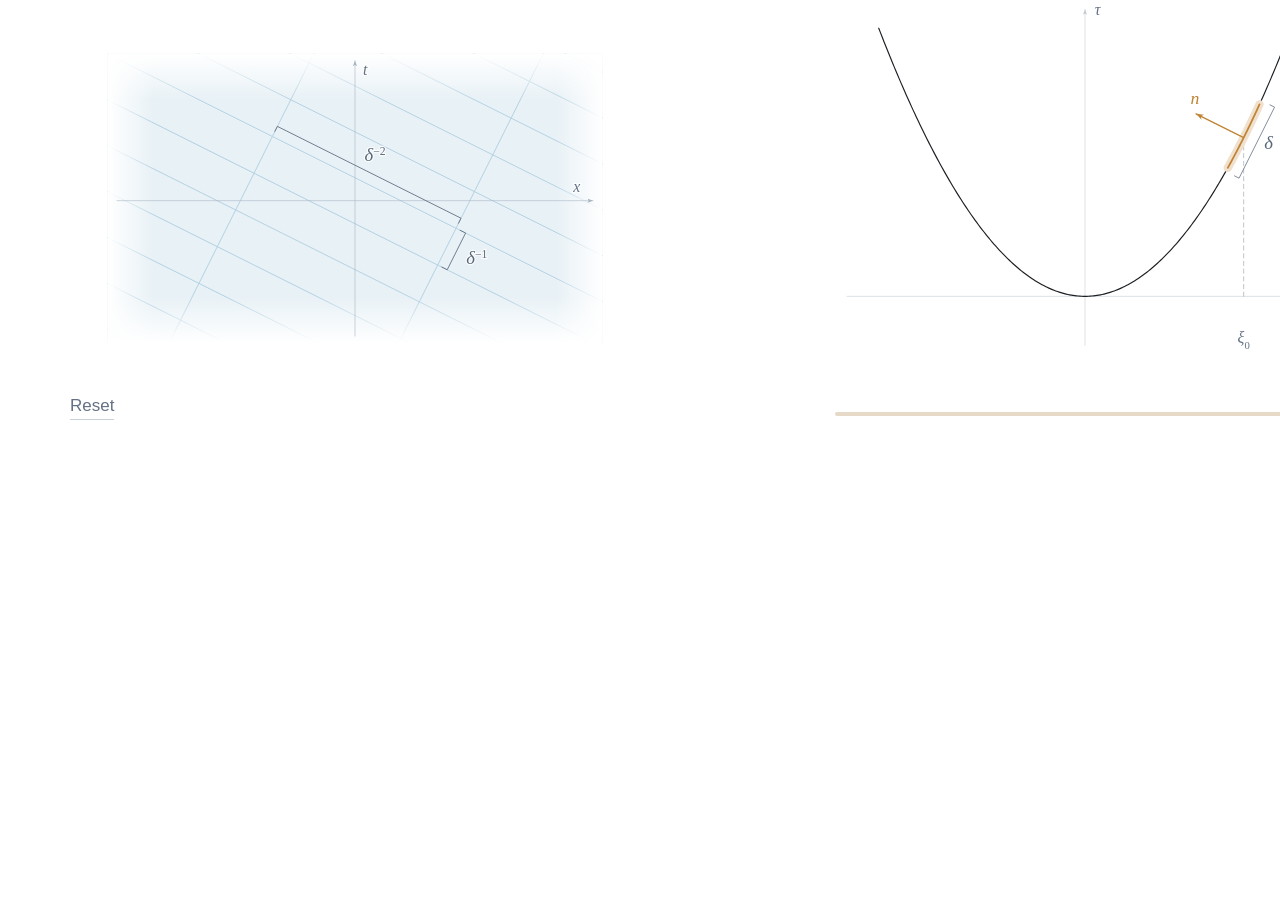
<file: figures/interactive-57d76675923b9b2a.html>
<!doctype html>
<html lang="en">
<head>
  <meta charset="utf-8">
  <meta name="viewport" content="width=device-width, initial-scale=1">
  <meta http-equiv="Content-Security-Policy" content="default-src 'none'; script-src 'unsafe-inline'; style-src 'unsafe-inline'; img-src data:; connect-src 'none'; base-uri 'none'; form-action 'none'">
  <title>Wave packets · interactive figure</title>
  <style>
    :root { color-scheme: light; font-family: "Source Sans Pro", "Helvetica Neue", Arial, sans-serif; color: #1c2025; background: #fff; }
    * { box-sizing: border-box; }
    body { margin: 0; }
    main { max-width: 1440px; margin: 0 auto; padding: clamp(24px, 4vw, 60px) clamp(16px, 3.5vw, 50px); }
    h1 { margin: 0 0 30px; color: #004a99; font-weight: 400; font-size: clamp(28px, 3.5vw, 46px); }
    .figures { display: grid; grid-template-columns: 1fr 1fr; gap: 12px; align-items: start; padding-right: 68px; }
    figure { margin: 0; min-width: 0; }
    svg { width: 100%; height: auto; display: block; overflow: visible; }
    svg text { font-family: "STIX Two Math", "Latin Modern Math", "Times New Roman", serif; font-style: italic; font-size: 38px; text-anchor: middle; fill: #5a6879; }
    svg .axis-label { font-size: 34px; fill: #647185; paint-order: stroke fill; stroke: #fff; stroke-opacity: .85; stroke-width: 5px; stroke-linejoin: round; }
    svg .dimension-label { font-size: 40px; paint-order: stroke fill; stroke: #fff; stroke-opacity: .85; stroke-width: 5px; stroke-linejoin: round; }
    svg .normal-label { fill: #c18435; }
    svg path, svg line, svg polyline { stroke-linecap: round; stroke-linejoin: round; }
    .controls { margin: 0 auto; width: 84%; }
    .control-heading { display: flex; justify-content: flex-end; align-items: baseline; margin-bottom: 12px; }
    label { color: #647185; font-size: 16px; }
    .math { font-family: "STIX Two Math", "Latin Modern Math", "Times New Roman", serif; font-style: italic; }
    .control-symbol { font-size: 21px; color: #a26a24; }
    input[type="range"] { appearance: none; -webkit-appearance: none; width: 100%; height: 32px; margin: 0; background: transparent; cursor: ew-resize; touch-action: pan-y; accent-color: #c18435; }
    input[type="range"]::-webkit-slider-runnable-track { height: 4px; border-radius: 4px; background: #e6d9c8; }
    input[type="range"]::-webkit-slider-thumb { appearance: none; -webkit-appearance: none; width: 19px; height: 19px; margin-top: -7.5px; border: 2px solid #fff; border-radius: 50%; background: #c18435; box-shadow: 0 0 0 1px #c18435; }
    input[type="range"]::-moz-range-track { height: 4px; border-radius: 4px; background: #e6d9c8; }
    input[type="range"]::-moz-range-thumb { width: 15px; height: 15px; border: 2px solid #fff; border-radius: 50%; background: #c18435; box-shadow: 0 0 0 1px #c18435; }
    input[type="range"]:focus-visible { outline: 2px solid #00629b; outline-offset: 5px; border-radius: 8px; }
    .frequency-row { position: relative; }
    .delta-control { position: absolute; left: calc(100% + 10px); top: 50%; transform: translateY(-50%); width: 58px; display: flex; flex-direction: column; align-items: center; gap: 9px; }
    .delta-control label { font-size: 23px; color: #a26a24; }
    input[type="range"].vertical { writing-mode: vertical-lr; direction: rtl; width: 32px; height: clamp(120px, 18vw, 230px); cursor: ns-resize; touch-action: pan-x; }
    input[type="range"].vertical::-webkit-slider-runnable-track { width: 4px; height: 100%; }
    input[type="range"].vertical::-webkit-slider-thumb { margin-top: 0; margin-left: -7.5px; }
    input[type="range"].vertical::-moz-range-track { width: 4px; height: 100%; }
    .sr-only { position: absolute; width: 1px; height: 1px; padding: 0; margin: -1px; overflow: hidden; clip-path: inset(50%); white-space: nowrap; border: 0; }
    .footer { display: flex; justify-content: space-between; align-items: baseline; margin-top: 22px; gap: 12px; }
    .hint { margin: 0; color: #8695a6; font-size: 13px; }
    button { border: 0; border-bottom: 1px solid #c9d1d9; padding: 3px 0; color: #647185; background: transparent; font: inherit; font-size: 13px; cursor: pointer; }
    button:focus-visible { outline: 2px solid #00629b; outline-offset: 4px; }
    noscript p { color: #a26a24; }
    @media (max-width: 620px) {
      main { padding: 24px 12px; }
      h1 { margin-left: 12px; margin-bottom: 12px; }
      .figures { grid-template-columns: 1fr; gap: 8px; }
      .controls { margin-bottom: 20px; }
    }
  </style>
<style>/* Fixed 16:10 slide canvas: never stack the physical and frequency panels. */
html, body { margin: 0; width: 1440px; height: 430px; overflow: hidden; background: white; }
#wave-packets { width: 1440px; height: 430px; max-width: none; padding: 0; position: relative; }
#wave-packets h1 { display: none; }
#wave-packets .figures { display: grid; grid-template-columns: 1fr 1fr; gap: 20px; padding: 0; }
#wave-packets .figures > figure > svg,
#wave-packets .frequency-row { width: 560px; margin: 0 auto; }
#wave-packets .controls { width: 500px; margin: 0 auto; }
#wave-packets .control-heading { height: 28px; line-height: 28px; margin-bottom: 0; }
#wave-packets #xi-slider { display: block; height: 26px; }
#wave-packets .control-heading label { font-size: 20px; }
#wave-packets .control-symbol { font-size: 25px; }
#wave-packets .delta-control { gap: 7px; }
#wave-packets .delta-control label { font-size: 27px; }
#wave-packets input[type="range"].vertical { height: 200px; }
#wave-packets .footer { position: absolute; left: 70px; bottom: 10px; margin: 0; }
#wave-packets .footer .hint { display: none; }
#wave-packets #reset { font-size: 17px; }
</style></head>
<body>
<main id="wave-packets">
  <h1>Wave packets</h1>
  <div class="figures">
    <figure aria-label="Wave packets in physical space">
      <svg id="packet-figure" viewBox="0 0 1200 800" role="img" aria-labelledby="packet-title packet-description">
        <title id="packet-title">Wave packets in physical space</title>
        <desc id="packet-description">Equal rectangular packets tile the plane. Their long sides follow the normal to the selected support on the parabola. Decreasing delta increases their length like delta to the minus two and their width like delta to the minus one.</desc>
        <defs>
          <clipPath id="packet-clip"><rect x="70" y="115" width="1060" height="620"/></clipPath>
          <linearGradient id="fade-left"><stop stop-color="white"/><stop offset="1" stop-color="white" stop-opacity="0"/></linearGradient>
          <linearGradient id="fade-right" x1="1" x2="0"><stop stop-color="white"/><stop offset="1" stop-color="white" stop-opacity="0"/></linearGradient>
          <linearGradient id="fade-top" x1="0" y1="0" x2="0" y2="1"><stop stop-color="white"/><stop offset="1" stop-color="white" stop-opacity="0"/></linearGradient>
          <linearGradient id="fade-bottom" x1="0" y1="1" x2="0" y2="0"><stop stop-color="white"/><stop offset="1" stop-color="white" stop-opacity="0"/></linearGradient>
          <marker id="physical-arrow" markerUnits="userSpaceOnUse" markerWidth="12" markerHeight="9" refX="12" refY="4.5" orient="auto"><path d="M 0 0 L 12 4.5 L 0 9 L 3 4.5 Z" fill="#a6b3c0"/></marker>
        </defs>
        <g clip-path="url(#packet-clip)">
          <g id="packet-grid" fill="#e8f1f6" stroke="#a6c8dc" stroke-width="1.2"></g>
          <g fill="white" pointer-events="none">
            <rect x="70" y="115" width="100" height="620" fill="url(#fade-left)"/>
            <rect x="1030" y="115" width="100" height="620" fill="url(#fade-right)"/>
            <rect x="70" y="115" width="1060" height="100" fill="url(#fade-top)"/>
            <rect x="70" y="635" width="1060" height="100" fill="url(#fade-bottom)"/>
          </g>
        </g>
        <g stroke="#a6b3c0" stroke-width="1.2" marker-end="url(#physical-arrow)">
          <path d="M 90 430 H 1110"/>
          <path d="M 600 720 V 130"/>
        </g>
        <text class="axis-label" x="1075" y="412">x</text>
        <text class="axis-label" x="622" y="160">t</text>
        <g id="packet-brackets" fill="none" stroke="#5a6879" stroke-width="1.8">
          <path id="packet-length-bracket"/>
          <path id="packet-width-bracket"/>
        </g>
        <text id="packet-length" class="dimension-label">δ<tspan baseline-shift="super" font-size="25" font-style="normal">−2</tspan></text>
        <text id="packet-width" class="dimension-label">δ<tspan baseline-shift="super" font-size="25" font-style="normal">−1</tspan></text>
      </svg>
    </figure>
    <figure aria-label="Support on the parabola in frequency space">
      <div class="frequency-row">
      <svg id="frequency-figure" viewBox="0 0 1200 800" role="img" aria-labelledby="frequency-title frequency-description">
        <title id="frequency-title">Support on the parabola</title>
        <desc id="frequency-description">A rounded highlighted support lies on tau equals xi squared. The horizontal slider moves its center and normal. The vertical slider changes its length at scale delta while the decorative highlight keeps a fixed thickness.</desc>
        <defs>
          <marker id="frequency-arrow" markerUnits="userSpaceOnUse" markerWidth="12" markerHeight="9" refX="12" refY="4.5" orient="auto"><path d="M 0 0 L 12 4.5 L 0 9 L 3 4.5 Z" fill="#c2c9d1"/></marker>
          <marker id="normal-arrow" markerUnits="userSpaceOnUse" markerWidth="16" markerHeight="12" refX="16" refY="6" orient="auto"><path d="M 0 0 L 16 6 L 0 12 L 4.5 6 Z" fill="#c18435"/></marker>
        </defs>
        <g stroke="#c2c9d1" stroke-width="1.2" marker-end="url(#frequency-arrow)">
          <path d="M 90 635 H 1110"/>
          <path d="M 600 740 V 20"/>
        </g>
        <text class="axis-label" x="1130" y="642">ξ</text>
        <text class="axis-label" x="627" y="33">τ</text>
        <path id="frequency-projection" stroke="#9da8b5" stroke-width="1.4" stroke-dasharray="9 7.5"/>
        <text id="frequency-center" class="axis-label">ξ<tspan baseline-shift="sub" font-size="23" font-style="normal">0</tspan></text>
        <path id="parabola" fill="none" stroke="#1c2025" stroke-width="2.5"/>
        <path id="support-shade" fill="#f0e1cf"/>
        <path id="support-arc" fill="none" stroke="#c18435" stroke-width="3.8"/>
        <path id="support-normal" stroke="#c18435" stroke-width="2.9" marker-end="url(#normal-arrow)"/>
        <text id="normal-label" class="normal-label">n</text>
        <g fill="none" stroke="#5a6879" stroke-width="1.6">
          <path id="support-length-bracket"/>
        </g>
        <text id="support-length" class="dimension-label">δ</text>
      </svg>
      <div class="delta-control">
        <label for="delta-slider" class="math">δ</label>
        <input id="delta-slider" class="vertical" type="range" min="0.16" max="0.28" step="0.001" value="0.20" aria-label="Scale delta" aria-orientation="vertical" aria-describedby="delta-help">
        <span id="delta-help" class="sr-only">Move down, or press Down Arrow, for smaller delta and longer packets. Move up for larger delta and shorter packets.</span>
      </div>
      </div>
      <div class="controls">
        <div class="control-heading">
          <span id="xi-output" class="math control-symbol">ξ<sub>0</sub></span>
        </div>
        <input id="xi-slider" type="range" min="-1.15" max="1.15" step="0.01" value="1" aria-label="Center of the support, xi zero" aria-describedby="slider-help">
        <div class="footer"><p class="hint" id="slider-help">Drag, or use the left and right arrow keys.</p><button id="reset" type="button">Reset</button></div>
      </div>
    </figure>
  </div>
  <noscript><p>Enable JavaScript to move and scale the support and its wave packets.</p></noscript>
</main>
<script>
/* Interactive prototype adapted from the approved A2/B3 vector figures.
   Mathematical coordinates: tau = xi^2, n = (-2 xi, 1)/sqrt(1+4 xi^2).
   The cap length varies with delta; its decorative halo has fixed thickness.
   Packet scales remain delta^-1 and delta^-2.
   Changing xi alone still rotates without rescaling. */
"use strict";
(function () {
  const NS = "http://www.w3.org/2000/svg";
  const MIN = -1.15, MAX = 1.15, INITIAL = 1;
  const DELTA_MIN = 0.16, DELTA_MAX = 0.28, DELTA_INITIAL = 0.20;
  const LENGTH = 4.4, WIDTH = 0.88, RADIUS = 0.09;
  const add = (a, b) => [a[0] + b[0], a[1] + b[1]];
  const scale = (a, t) => [a[0] * t, a[1] * t];
  const dot = (a, b) => a[0] * b[0] + a[1] * b[1];
  // Extra room below the vertex keeps the scale and xi_0 labels separate.
  const P = x => [6 + 3.4 * x, 1.65 + 3.4 * x * x];
  const screen = p => [100 * p[0], 800 - 100 * p[1]];
  const frame = x => {
    const z = Math.hypot(1, 2 * x);
    return { tangent: [1 / z, 2 * x / z], normal: [-2 * x / z, 1 / z] };
  };
  const sample = (lo, hi, count, fn) => Array.from({ length: count + 1 }, (_, i) => fn(lo + (hi - lo) * i / count));
  const curve = sample(-1.3, 1.3, 240, P);

  function geometry(value, deltaValue = DELTA_INITIAL) {
    const numeric = Number(value);
    const xi = Number.isFinite(numeric) ? Math.max(MIN, Math.min(MAX, numeric)) : INITIAL;
    const numericDelta = Number(deltaValue);
    const delta = Number.isFinite(numericDelta) ? Math.max(DELTA_MIN, Math.min(DELTA_MAX, numericDelta)) : DELTA_INITIAL;
    const ratio = delta / DELTA_INITIAL;
    const radius = RADIUS;
    const packetLength = LENGTH / (ratio * ratio), packetWidth = WIDTH / ratio;
    const halfLength = packetLength / 2, halfWidth = packetWidth / 2;
    const center = P(xi), { tangent, normal } = frame(xi);
    const q = (a, b) => add([6, 3.7], add(scale(normal, a), scale(tangent, b)));
    const f = (u, v) => add(center, add(scale(tangent, u), scale(normal, v)));
    const lo = xi - 0.1 * ratio, hi = xi + 0.1 * ratio;
    const xs = sample(lo, hi, 80, x => x);
    const shade = xs.map(x => add(P(x), scale(frame(x).normal, radius)));
    // Semicircular caps meet both sides of the curved support tangentially.
    for (let i = 1; i <= 48; i++) {
      const angle = Math.PI * i / 48, end = frame(hi);
      shade.push(add(P(hi), scale(add(scale(end.normal, Math.cos(angle)), scale(end.tangent, Math.sin(angle))), radius)));
    }
    shade.push(...xs.slice().reverse().map(x => add(P(x), scale(frame(x).normal, -radius))));
    for (let i = 1; i <= 48; i++) {
      const angle = Math.PI * i / 48, start = frame(lo);
      shade.push(add(P(lo), scale(add(scale(start.normal, Math.cos(angle)), scale(start.tangent, Math.sin(angle))), -radius)));
    }
    const relative = shade.map(p => add(p, scale(center, -1)));
    const us = relative.map(p => dot(p, tangent)), vs = relative.map(p => dot(p, normal));
    const umin = Math.min(...us), umax = Math.max(...us), vmin = Math.min(...vs);
    const tip = add(center, scale(normal, 3.4 * Math.hypot(0.3, 0.15)));
    const bracketV = vmin - 0.21, tickV = vmin - 0.10, labelV = vmin - 0.50;
    // Width can be measured anywhere along a rectangular packet. Move its
    // bracket inward for long packets so that it remains in the visible field.
    const widthAt = Math.min(halfLength + 0.23, 2.43);
    return {
      xi, delta, radius, center, tangent, normal, curve, shade,
      arc: xs.map(P), tip,
      normalLabel: add(tip, add(scale(normal, 0.12), scale(tangent, 0.18))),
      projection: [[center[0], 1.65], center],
      xiLabel: [center[0], 0.65],
      // The linear part of this screen-space matrix is orthogonal: no scaling.
      packetMatrix: [normal[0], -normal[1], tangent[0], -tangent[1], 600, 430],
      packetLengthBracket: [q(-halfLength, halfWidth + 0.12), q(-halfLength, halfWidth + 0.24), q(halfLength, halfWidth + 0.24), q(halfLength, halfWidth + 0.12)],
      packetWidthBracket: [q(-widthAt + 0.13, -halfWidth), q(-widthAt, -halfWidth), q(-widthAt, halfWidth), q(-widthAt + 0.13, halfWidth)],
      packetLengthLabel: q(0, halfWidth + 0.52),
      packetWidthLabel: q(-widthAt - 0.51, -0.04),
      supportLengthBracket: [f(umin, tickV), f(umin, bracketV), f(umax, bracketV), f(umax, tickV)],
      supportLengthLabel: f(0.02, labelV),
      packetLength, packetWidth
    };
  }

  function mount(root) {
    const el = id => root.querySelector(`#${id}`);
    const svgPath = points => points.map((p, i) => `${i ? "L" : "M"} ${screen(p).map(v => v.toFixed(4)).join(" ")}`).join(" ");
    const path = (id, points, closed = false) => el(id).setAttribute("d", svgPath(points) + (closed ? " Z" : ""));
    const label = (id, p) => { const [x, y] = screen(p); el(id).setAttribute("x", x); el(id).setAttribute("y", y); };
    const slider = el("xi-slider");
    const deltaSlider = el("delta-slider");
    let currentXi = INITIAL, currentDelta = DELTA_INITIAL;
    // Overscan exceeds the clip's diagonal at every rotation. Interior tiles
    // share boundaries exactly and all have the same style.
    const grid = el("packet-grid");
    const tiles = [];
    for (let j = -12; j <= 12; j++) {
      for (let k = -3; k <= 3; k++) {
        const tile = document.createElementNS(NS, "rect");
        tiles.push({ tile, j, k });
        grid.appendChild(tile);
      }
    }
    path("parabola", curve);

    function render(value, deltaValue) {
      const state = geometry(value, deltaValue);
      currentXi = state.xi;
      currentDelta = state.delta;
      const matrix = `matrix(${state.packetMatrix.join(" ")})`;
      grid.setAttribute("transform", matrix);
      for (const { tile, j, k } of tiles) {
        tile.setAttribute("x", (k - 0.5) * state.packetLength * 100);
        tile.setAttribute("y", (j - 0.5) * state.packetWidth * 100);
        tile.setAttribute("width", state.packetLength * 100);
        tile.setAttribute("height", state.packetWidth * 100);
      }
      path("packet-length-bracket", state.packetLengthBracket);
      path("packet-width-bracket", state.packetWidthBracket);
      path("support-shade", state.shade, true);
      path("support-arc", state.arc);
      path("support-normal", [state.center, state.tip]);
      path("frequency-projection", state.projection);
      path("support-length-bracket", state.supportLengthBracket);
      label("normal-label", state.normalLabel);
      label("frequency-center", state.xiLabel);
      label("packet-length", state.packetLengthLabel);
      label("packet-width", state.packetWidthLabel);
      label("support-length", state.supportLengthLabel);
      slider.value = state.xi;
      deltaSlider.value = state.delta;
      slider.setAttribute("aria-valuetext", `xi zero equals ${state.xi.toFixed(2)}`);
      deltaSlider.setAttribute("aria-valuetext", `delta equals ${state.delta.toFixed(3)}; down makes delta smaller and packets longer`);
      root.dataset.xi = String(state.xi);
      root.dataset.delta = String(state.delta);
      return state;
    }
    const setXi = value => render(value, currentDelta);
    const setDelta = value => render(currentXi, value);
    slider.addEventListener("input", () => setXi(slider.value));
    deltaSlider.addEventListener("input", () => setDelta(deltaSlider.value));
    // Keep native range behavior; prevent later slide-player shortcuts from
    // consuming arrows, Home, End, PageUp and PageDown while the control is used.
    for (const control of [slider, deltaSlider]) {
      control.addEventListener("keydown", event => {
        if (["ArrowLeft", "ArrowRight", "ArrowUp", "ArrowDown", "Home", "End", "PageUp", "PageDown"].includes(event.key)) event.stopPropagation();
      });
    }
    el("reset").addEventListener("click", () => { render(INITIAL, DELTA_INITIAL); slider.focus(); });
    render(INITIAL, DELTA_INITIAL);
    return { setXi, setDelta, geometry };
  }
  // A small integration seam and a DOM-independent numerical test seam.
  if (typeof module !== "undefined") module.exports = { geometry, mount };
  if (typeof window !== "undefined") window.wavePacketGeometry = geometry;
  if (typeof document !== "undefined" && document.querySelector("#wave-packets")) {
    window.wavePacketFigure = mount(document.querySelector("#wave-packets"));
  }
}());

</script>
<script>
document.addEventListener('keydown', event => {
  if (event.target.closest('input,button,select,textarea')) return;
  if (['ArrowRight','ArrowLeft','Home','End',' ','f','F','r','R','h','H','p','P','d','D','Escape'].includes(event.key)) {
    event.preventDefault();
    parent.postMessage({type:'wave-packet-navigation',key:event.key}, '*');
  }
});
</script></body>
</html>
</file>
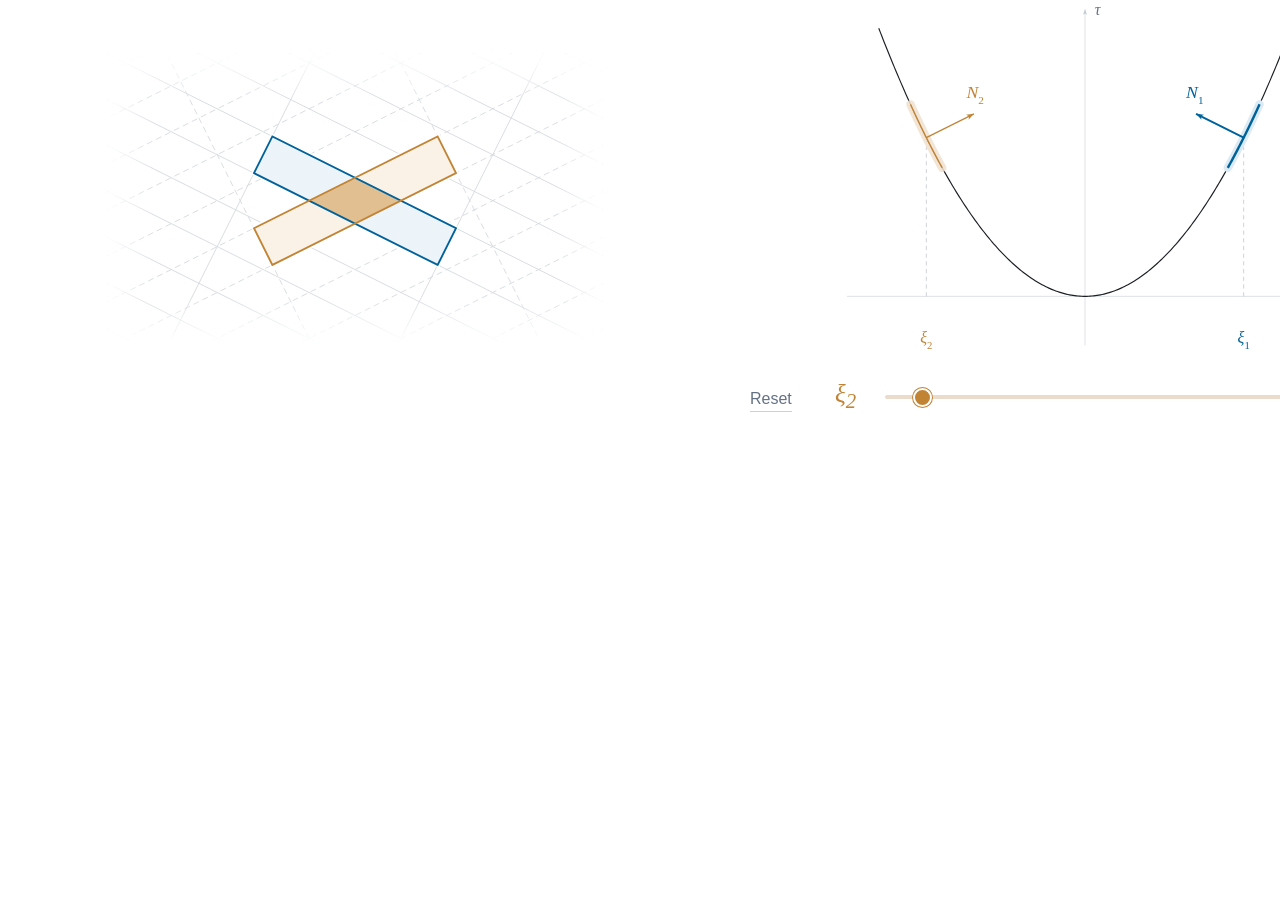
<file: figures/interactive-bilinear-8176c4b6b6244012.html>
<!DOCTYPE html>

<html lang="en">
<head>
<meta charset="utf-8"/>
<meta content="width=device-width, initial-scale=1" name="viewport"/>
<meta content="default-src 'none'; script-src 'unsafe-inline'; style-src 'unsafe-inline'; img-src data:; connect-src 'none'; base-uri 'none'; form-action 'none'" http-equiv="Content-Security-Policy"/>
<title>Wave-packet interaction</title>
<style>
    :root { color-scheme:light; font-family:"Source Sans Pro","Helvetica Neue",Arial,sans-serif; color:#182b49; background:white; }
    * { box-sizing:border-box; }
    body { margin:0; }
    main { max-width:1600px; margin:auto; padding:clamp(20px,3vw,46px); }
    h1 { font-weight:400; font-size:clamp(26px,3vw,40px); margin:0 0 10px; color:#004a99; }
    .figures { display:grid; grid-template-columns:1fr 1fr; gap:24px; align-items:start; padding-right:54px; }
    figure { margin:0; min-width:0; }
    svg { display:block; width:100%; height:auto; }
    svg text { font-family:"STIX Two Math","Latin Modern Math","Times New Roman",serif; font-style:italic; font-size:38px; text-anchor:middle; fill:#647185; }
    #frequency-figure { overflow:visible; }
    #frequency-figure .axis-label { font-size:34px; }
    #frequency-figure text { paint-order:stroke fill; stroke:white; stroke-width:4px; stroke-linejoin:round; }
    #frequency-figure .blue { fill:#00629b; }
    #frequency-figure .gold { fill:#c18435; }
    .frequency-row { position:relative; }
    .delta-control { position:absolute; left:calc(100% + 8px); top:50%; transform:translateY(-50%); width:46px; display:flex; flex-direction:column; align-items:center; gap:8px; }
    .math { font-family:"STIX Two Math","Latin Modern Math","Times New Roman",serif; font-style:italic; }
    .delta-control label { font-size:24px; color:#647185; }
    .controls { width:84%; margin:0 auto; }
    .control-row { display:grid; grid-template-columns:34px 1fr; gap:12px; align-items:center; margin:7px 0; }
    .control-row label { font-size:22px; color:var(--accent); }
    input[type=range] { appearance:none; -webkit-appearance:none; width:100%; height:32px; margin:0; background:transparent; cursor:ew-resize; touch-action:pan-y; accent-color:var(--accent,#647185); }
    input[type=range]::-webkit-slider-runnable-track { height:4px; border-radius:4px; background:var(--track,#dce1e6); }
    input[type=range]::-webkit-slider-thumb { appearance:none; -webkit-appearance:none; width:19px; height:19px; margin-top:-7.5px; border:2px solid white; border-radius:50%; background:var(--accent,#647185); box-shadow:0 0 0 1px var(--accent,#647185); }
    input[type=range]::-moz-range-track { height:4px; border-radius:4px; background:var(--track,#dce1e6); }
    input[type=range]::-moz-range-thumb { width:15px; height:15px; border:2px solid white; border-radius:50%; background:var(--accent,#647185); box-shadow:0 0 0 1px var(--accent,#647185); }
    input[type=range]:focus-visible,button:focus-visible { outline:2px solid #00629b; outline-offset:5px; border-radius:4px; }
    input.vertical { writing-mode:vertical-lr; direction:rtl; width:32px; height:clamp(120px,18vw,230px); cursor:ns-resize; touch-action:pan-x; }
    input.vertical::-webkit-slider-runnable-track { width:4px; height:100%; }
    input.vertical::-webkit-slider-thumb { margin-top:0; margin-left:-7.5px; }
    input.vertical::-moz-range-track { width:4px; height:100%; }
    .footer { display:flex; justify-content:space-between; gap:20px; margin-top:18px; align-items:baseline; }
    .hint { font-size:13px; color:#647185; margin:0; }
    button { padding:3px 0; border:0; border-bottom:1px solid #c9d1d9; color:#647185; background:white; font:inherit; font-size:13px; cursor:pointer; }
    .sr-only { position:absolute; width:1px; height:1px; padding:0; margin:-1px; overflow:hidden; clip-path:inset(50%); white-space:nowrap; border:0; }
    @media(max-width:760px) { main { padding:24px 14px; } .figures { grid-template-columns:1fr; gap:0; padding-right:46px; } .controls { width:92%; } }
  </style>
<style>/* Same 1440x420 overlay and panel positions as the existing bilinear slide. */
html, body { margin:0; width:1440px; height:420px; overflow:hidden; background:white; }
#wave-packets { width:1440px; height:420px; max-width:none; padding:0; position:relative; }
#wave-packets .figures { display:block; padding:0; }
#wave-packets figure, #wave-packets .frequency-row { position:static; }
#wave-packets svg { position:absolute; top:0; width:560px; height:373.333px; }
#packet-figure { left:75px; }
#frequency-figure { left:805px; }
#wave-packets .controls { width:auto; margin:0; }
#wave-packets .control-row { position:absolute; left:835px; top:380px; width:500px; margin:0; grid-template-columns:32px 1fr; gap:18px; }
#wave-packets .control-row label { font-size:25px; }
#wave-packets .footer { position:absolute; left:750px; bottom:8px; margin:0; }
#wave-packets .hint { display:none; }
#wave-packets #reset { font-size:16px; }
</style></head>
<body>
<main id="wave-packets">

<div class="figures">
<figure aria-label="Two highlighted wave packets and their intersection">
<svg xmlns="http://www.w3.org/2000/svg" xmlns:xlink="http://www.w3.org/1999/xlink" id="packet-figure" role="img" aria-labelledby="packet-title packet-description" viewBox="0 0 1200 800">
<rect width="1200" height="800" fill="white"/>
<defs><clipPath id="field"><rect x="70" y="115" width="1060" height="620"/></clipPath></defs>
<title id="packet-title">Wave-packet interaction</title>
<desc id="packet-description">Two highlighted packets through the origin with a gold intersection and faint gray background.</desc>
<g clip-path="url(#field)">
<g fill="none" stroke="#D4D9DE" stroke-width="1.7"><path id="grid-1"/><path id="grid-2" stroke-dasharray="13 8.5"/></g>
<polygon id="clearance-1" points="777.09700,567.74200 383.54900,370.96800 422.90300,292.25800 816.45100,489.03200" fill="none" stroke="white" stroke-width="10" stroke-linejoin="miter"/>
<polygon id="clearance-2" points="422.90300,567.74200 816.45100,370.96800 777.09700,292.25800 383.54900,489.03200" fill="none" stroke="white" stroke-width="10" stroke-linejoin="miter"/>
<polygon id="packet-fill-1" points="777.09700,567.74200 383.54900,370.96800 422.90300,292.25800 816.45100,489.03200" fill="#EDF4F9"/>
<polygon id="packet-fill-2" points="422.90300,567.74200 816.45100,370.96800 777.09700,292.25800 383.54900,489.03200" fill="#FAF2E6"/>
<polygon id="intersection" points="600.00000,479.19350 501.61300,430.00000 600.00000,380.80650 698.38700,430.00000" fill="#E2BF91"/>
<polygon id="packet-border-1" points="777.09700,567.74200 383.54900,370.96800 422.90300,292.25800 816.45100,489.03200" fill="none" stroke="#00629B" stroke-width="4" stroke-linejoin="miter"/>
<polygon id="packet-border-2" points="422.90300,567.74200 816.45100,370.96800 777.09700,292.25800 383.54900,489.03200" fill="none" stroke="#C18435" stroke-width="4" stroke-linejoin="miter"/><defs><linearGradient id="fade-left" gradientUnits="userSpaceOnUse" x1="70" y1="0" x2="170" y2="0"><stop offset="0" stop-color="white"/><stop offset="1" stop-color="white" stop-opacity="0"/></linearGradient></defs>
<rect x="70" y="115" width="100" height="620" fill="url(#fade-left)"/>
<defs><linearGradient id="fade-right" gradientUnits="userSpaceOnUse" x1="1130" y1="0" x2="1030" y2="0"><stop offset="0" stop-color="white"/><stop offset="1" stop-color="white" stop-opacity="0"/></linearGradient></defs>
<rect x="1030" y="115" width="100" height="620" fill="url(#fade-right)"/>
<defs><linearGradient id="fade-top" gradientUnits="userSpaceOnUse" x1="0" y1="115" x2="0" y2="215"><stop offset="0" stop-color="white"/><stop offset="1" stop-color="white" stop-opacity="0"/></linearGradient></defs>
<rect x="70" y="115" width="1060" height="100" fill="url(#fade-top)"/>
<defs><linearGradient id="fade-bottom" gradientUnits="userSpaceOnUse" x1="0" y1="735" x2="0" y2="635"><stop offset="0" stop-color="white"/><stop offset="1" stop-color="white" stop-opacity="0"/></linearGradient></defs>
<rect x="70" y="635" width="1060" height="100" fill="url(#fade-bottom)"/>
</g>
<ns0:defs xmlns:ns0="http://www.w3.org/2000/svg"><ns0:g id="glyph-0-0">
<ns0:path d="M 5.0625 -3.609375 C 5.0625 -4.109375 4.5 -4.25 4.171875 -4.25 C 3.609375 -4.25 3.28125 -3.734375 3.15625 -3.515625 C 2.921875 -4.15625 2.40625 -4.25 2.125 -4.25 C 1.125 -4.25 0.578125 -3 0.578125 -2.765625 C 0.578125 -2.671875 0.6875 -2.671875 0.6875 -2.671875 C 0.765625 -2.671875 0.796875 -2.6875 0.8125 -2.78125 C 1.140625 -3.796875 1.78125 -4.03125 2.109375 -4.03125 C 2.28125 -4.03125 2.625 -3.953125 2.625 -3.390625 C 2.625 -3.09375 2.453125 -2.453125 2.109375 -1.109375 C 1.953125 -0.515625 1.609375 -0.109375 1.1875 -0.109375 C 1.140625 -0.109375 0.90625 -0.109375 0.71875 -0.234375 C 0.953125 -0.28125 1.15625 -0.484375 1.15625 -0.75 C 1.15625 -1.015625 0.953125 -1.078125 0.8125 -1.078125 C 0.515625 -1.078125 0.28125 -0.84375 0.28125 -0.53125 C 0.28125 -0.09375 0.765625 0.109375 1.1875 0.109375 C 1.8125 0.109375 2.15625 -0.5625 2.1875 -0.625 C 2.3125 -0.265625 2.65625 0.109375 3.234375 0.109375 C 4.21875 0.109375 4.765625 -1.140625 4.765625 -1.375 C 4.765625 -1.46875 4.6875 -1.46875 4.65625 -1.46875 C 4.5625 -1.46875 4.546875 -1.4375 4.53125 -1.359375 C 4.203125 -0.34375 3.5625 -0.109375 3.25 -0.109375 C 2.875 -0.109375 2.71875 -0.40625 2.71875 -0.734375 C 2.71875 -0.953125 2.78125 -1.15625 2.890625 -1.578125 L 3.203125 -2.90625 C 3.265625 -3.15625 3.484375 -4.03125 4.15625 -4.03125 C 4.203125 -4.03125 4.4375 -4.03125 4.640625 -3.90625 C 4.375 -3.859375 4.1875 -3.625 4.1875 -3.390625 C 4.1875 -3.234375 4.28125 -3.0625 4.546875 -3.0625 C 4.75 -3.0625 5.0625 -3.234375 5.0625 -3.609375 Z M 5.0625 -3.609375 " />
</ns0:g>
<ns0:g id="glyph-0-1">
<ns0:path d="M 3.171875 -4.03125 C 3.171875 -4.140625 3.078125 -4.140625 2.90625 -4.140625 L 2.0625 -4.140625 C 2.40625 -5.5 2.453125 -5.703125 2.453125 -5.75 C 2.453125 -5.921875 2.328125 -6.015625 2.171875 -6.015625 C 2.140625 -6.015625 1.875 -6 1.78125 -5.671875 L 1.40625 -4.140625 L 0.515625 -4.140625 C 0.3125 -4.140625 0.21875 -4.140625 0.21875 -3.953125 C 0.21875 -3.84375 0.296875 -3.84375 0.484375 -3.84375 L 1.328125 -3.84375 C 0.640625 -1.109375 0.609375 -0.953125 0.609375 -0.78125 C 0.609375 -0.265625 0.96875 0.109375 1.484375 0.109375 C 2.46875 0.109375 3.015625 -1.296875 3.015625 -1.375 C 3.015625 -1.46875 2.9375 -1.46875 2.90625 -1.46875 C 2.8125 -1.46875 2.8125 -1.4375 2.765625 -1.328125 C 2.34375 -0.34375 1.828125 -0.109375 1.515625 -0.109375 C 1.3125 -0.109375 1.203125 -0.234375 1.203125 -0.546875 C 1.203125 -0.78125 1.234375 -0.84375 1.265625 -1.015625 L 1.984375 -3.84375 L 2.890625 -3.84375 C 3.078125 -3.84375 3.171875 -3.84375 3.171875 -4.03125 Z M 3.171875 -4.03125 " />
</ns0:g>
</ns0:defs><g transform="scale(3.527751646284101,3.527803501344975)"><ns0:path xmlns:ns0="http://www.w3.org/2000/svg" fill="none" stroke-width="0.33995" stroke-linecap="round" stroke-linejoin="miter" stroke="rgb(65.098572%, 70.196533%, 75.292969%)" stroke-opacity="1" stroke-miterlimit="10" d="M 25.512064 104.884343 L 314.650091 104.884343 " transform="matrix(0.997537, 0, 0, -0.997537, 0.000000000000014211, 226.375977)" />
<ns0:path xmlns:ns0="http://www.w3.org/2000/svg" fill-rule="nonzero" fill="rgb(65.098572%, 70.196533%, 75.292969%)" fill-opacity="1" d="M 313.875 121.75 L 310.480469 122.972656 L 311.429688 121.75 L 310.480469 120.53125 Z M 313.875 121.75 " />
<ns0:path xmlns:ns0="http://www.w3.org/2000/svg" fill="none" stroke-width="0.33995" stroke-linecap="round" stroke-linejoin="miter" stroke="rgb(65.098572%, 70.196533%, 75.292969%)" stroke-opacity="1" stroke-miterlimit="10" d="M 170.079119 22.677934 L 170.079119 189.921945 " transform="matrix(0.997537, 0, 0, -0.997537, 0.000000000000014211, 226.375977)" />
<ns0:path xmlns:ns0="http://www.w3.org/2000/svg" fill-rule="nonzero" fill="rgb(65.098572%, 70.196533%, 75.292969%)" fill-opacity="1" d="M 169.660156 36.921875 L 170.882812 40.3125 L 169.660156 39.363281 L 168.441406 40.3125 Z M 169.660156 36.921875 " />
<ns0:g xmlns:ns0="http://www.w3.org/2000/svg" xmlns:ns1="http://www.w3.org/1999/xlink" fill="rgb(39.199829%, 44.299316%, 52.198792%)" fill-opacity="1">
<ns0:use ns1:href="#glyph-0-0" x="301.229137" y="116.66091" />
</ns0:g>
<ns0:g xmlns:ns0="http://www.w3.org/2000/svg" xmlns:ns1="http://www.w3.org/1999/xlink" fill="rgb(39.199829%, 44.299316%, 52.198792%)" fill-opacity="1">
<ns0:use ns1:href="#glyph-0-1" x="174.147954" y="45.403874" />
</ns0:g>
</g>
</svg>
</figure>
<figure aria-label="Two supports on the parabola">
<div class="frequency-row">
<svg id="frequency-figure" viewBox="0 0 1200 800" role="img" aria-labelledby="frequency-title frequency-description">
        <title id="frequency-title">Two supports on the parabola</title>
        <desc id="frequency-description">The gold slider moves the second support and packet. The blue support stays at xi one equals one. Both packet sizes remain fixed.</desc>
        <defs>
          <marker id="frequency-arrow" markerUnits="userSpaceOnUse" markerWidth="12" markerHeight="9" refX="12" refY="4.5" orient="auto"><path d="M 0 0 L 12 4.5 L 0 9 L 3 4.5 Z" fill="#c2c9d1"/></marker>
          <marker id="normal-arrow-1" markerUnits="userSpaceOnUse" markerWidth="16" markerHeight="12" refX="16" refY="6" orient="auto"><path d="M 0 0 L 16 6 L 0 12 L 4.5 6 Z" fill="#00629b"/></marker>
          <marker id="normal-arrow-2" markerUnits="userSpaceOnUse" markerWidth="16" markerHeight="12" refX="16" refY="6" orient="auto"><path d="M 0 0 L 16 6 L 0 12 L 4.5 6 Z" fill="#c18435"/></marker>
        </defs>
        <g stroke="#c2c9d1" stroke-width="1.2" marker-end="url(#frequency-arrow)"><path d="M 90 635 H 1110"/><path d="M 600 740 V 20"/></g>
        <text class="axis-label" x="1130" y="642">ξ</text><text class="axis-label" x="627" y="33">τ</text>
        <g fill="none" stroke="#b5bec8" stroke-width="1.4" stroke-dasharray="9 7.5"><path id="projection-1"/><path id="projection-2"/></g>
        <text id="center-label-1" class="axis-label blue">ξ<tspan baseline-shift="sub" font-size="23" font-style="normal">1</tspan></text>
        <text id="center-label-2" class="axis-label gold">ξ<tspan baseline-shift="sub" font-size="23" font-style="normal">2</tspan></text>
        <path id="parabola" fill="none" stroke="#1c2025" stroke-width="2.5"/>
        <path id="shade-1" fill="#dbeaf3"/><path id="shade-2" fill="#f0e1cf" fill-opacity="0.85"/>
        <path id="arc-1" fill="none" stroke="#00629b" stroke-width="5.2"/>
        <path id="arc-2" fill="none" stroke="#c18435" stroke-width="3"/>
        <path id="normal-1" stroke="#00629b" stroke-width="4.2" marker-end="url(#normal-arrow-1)"/>
        <path id="normal-2" stroke="#c18435" stroke-width="2.6" marker-end="url(#normal-arrow-2)"/>
        <text id="normal-label-1" class="blue">N<tspan baseline-shift="sub" font-size="24" font-style="normal">1</tspan></text>
        <text id="normal-label-2" class="gold">N<tspan baseline-shift="sub" font-size="24" font-style="normal">2</tspan></text>
      </svg>

</div>
<div class="controls">

<div class="control-row" style="--accent:#c18435;--track:#eadbca"><label class="math" for="xi2-slider">ξ<sub>2</sub></label><input aria-describedby="slider-help" aria-label="Gold support center, xi two" id="xi2-slider" max="1.15" min="-1.15" step="0.01" type="range" value="-1"/></div>
<div class="footer"><p class="hint" id="slider-help">Move xi two with the slider or arrow keys. Xi one and the packet scale stay fixed.</p><button id="reset" type="button">Reset</button></div>
</div>
</figure>
</div>
<noscript><p>Enable JavaScript to rotate the packets and update their gold intersection.</p></noscript>
</main>
<script>
/* Approved variant C. Same parabola/normal convention and delta scaling as
   interactive-wave-packets. Only the central pair has tinted interiors;
   their gold region is an exact convex-polygon intersection. */
"use strict";
(function () {
  const MIN = -1.15, MAX = 1.15, DELTA_MIN = 0.16, DELTA_MAX = 0.28;
  const INITIAL = [1, -1, 0.20];
  const add = (a,b) => [a[0]+b[0], a[1]+b[1]];
  const scale = (p,s) => [p[0]*s,p[1]*s];
  const dot = (a,b) => a[0]*b[0]+a[1]*b[1];
  const cross = (a,b,p) => (b[0]-a[0])*(p[1]-a[1])-(b[1]-a[1])*(p[0]-a[0]);
  const clamp = (x,lo,hi,fallback) => Number.isFinite(Number(x)) ? Math.max(lo,Math.min(hi,Number(x))) : fallback;
  const screen = p => [100*p[0], 800-100*p[1]];
  const frame = xi => {
    const z = Math.hypot(1,2*xi);
    return {normal:[-2*xi/z,1/z],tangent:[1/z,2*xi/z]};
  };
  const P = xi => [6+3.4*xi,1.65+3.4*xi*xi];
  const sample = (lo,hi,count,fn) => Array.from({length:count+1},(_,i)=>fn(lo+(hi-lo)*i/count));
  const curve = sample(-1.3,1.3,240,P);
  const signedArea = poly => poly.reduce((s,a,i) => {
    const b=poly[(i+1)%poly.length]; return s+a[0]*b[1]-a[1]*b[0];
  },0)/2;
  const area = poly => Math.abs(signedArea(poly));

  function intersection(subject, boundary) {
    // Sutherland-Hodgman clipping works at parallel and coincident edges too;
    // there is no division by sin(angle) or artificial area enlargement.
    let result = subject.map(p=>p.slice());
    const clip = signedArea(boundary)<0 ? boundary.slice().reverse() : boundary;
    for (let i=0; i<clip.length && result.length; i++) {
      const a=clip[i], b=clip[(i+1)%clip.length], output=[];
      for (let j=0;j<result.length;j++) {
        const p=result[j],q=result[(j+1)%result.length];
        const cp=cross(a,b,p),cq=cross(a,b,q);
        const insideP=cp>=-1e-10,insideQ=cq>=-1e-10;
        if (insideP) output.push(p);
        if (insideP!==insideQ) {
          const t=Math.max(0,Math.min(1,cp/(cp-cq)));
          output.push(add(p,scale(add(q,scale(p,-1)),t)));
        }
      }
      result=output.filter((p,j)=> j===0 || Math.hypot(p[0]-output[j-1][0],p[1]-output[j-1][1])>1e-9);
      if (result.length>1 && Math.hypot(result[0][0]-result.at(-1)[0],result[0][1]-result.at(-1)[1])<1e-9) result.pop();
    }
    return result;
  }

  function rectangle(normal,tangent,length,width) {
    return [[-1,-1],[1,-1],[1,1],[-1,1]].map(([a,b])=>
      add([6,3.7],add(scale(normal,a*length/2),scale(tangent,b*width/2))));
  }

  function packet(xi,delta,index) {
    const ratio=delta/0.20, length=4.4/(ratio*ratio), width=0.88/ratio;
    const {normal,tangent}=frame(xi), center=P(xi);
    const xs=sample(xi-0.1*ratio,xi+0.1*ratio,80,x=>x);
    const radius=0.09, lo=xs[0],hi=xs.at(-1);
    const shade=xs.map(x=>add(P(x),scale(frame(x).normal,radius)));
    for(let i=1;i<=48;i++) {
      const a=Math.PI*i/48,f=frame(hi);
      shade.push(add(P(hi),scale(add(scale(f.normal,Math.cos(a)),scale(f.tangent,Math.sin(a))),radius)));
    }
    shade.push(...xs.slice().reverse().map(x=>add(P(x),scale(frame(x).normal,-radius))));
    for(let i=1;i<=48;i++) {
      const a=Math.PI*i/48,f=frame(lo);
      shade.push(add(P(lo),scale(add(scale(f.normal,Math.cos(a)),scale(f.tangent,Math.sin(a))),-radius)));
    }
    const tip=add(center,scale(normal,3.4*Math.hypot(0.3,0.15)));
    return {xi,delta,length,width,normal,tangent,center,tip,shade,arc:xs.map(P),
      polygon:rectangle(normal,tangent,length,width),
      matrix:[normal[0],-normal[1],tangent[0],-tangent[1],600,430],
      projection:[[center[0],1.65],center],
      normalLabel:add(tip,add(scale(normal,0.18),scale(tangent,index===0?0.30:-0.30)))};
  }

  function geometry(first=1,second=-1,scaleValue=0.20) {
    const xi1=clamp(first,MIN,MAX,INITIAL[0]),xi2=clamp(second,MIN,MAX,INITIAL[1]);
    const delta=clamp(scaleValue,DELTA_MIN,DELTA_MAX,INITIAL[2]);
    const packets=[packet(xi1,delta,0),packet(xi2,delta,1)];
    const overlap=intersection(packets[0].polygon,packets[1].polygon);
    const cosine=Math.min(1,Math.abs(dot(packets[0].normal,packets[1].normal)));
    const angle=Math.acos(cosine);
    return {xi1,xi2,delta,packets,overlap,area:area(overlap),angle,curve};
  }

  function gridPath(length,width) {
    // Each shared lattice edge is drawn once. Overscan covers all controls.
    const x0=-6.5*length*100,x1=6.5*length*100,y0=-14.5*width*100,y1=14.5*width*100;
    const lines=[];
    for(let k=-6;k<=7;k++) { const x=(k-0.5)*length*100; lines.push(`M ${x} ${y0} V ${y1}`); }
    for(let j=-14;j<=15;j++) { const y=(j-0.5)*width*100; lines.push(`M ${x0} ${y} H ${x1}`); }
    return lines.join(' ');
  }

  function mount(root) {
    const el=id=>root.querySelector('#'+id);
    const svgPath=points=>points.map((p,i)=>`${i?'L':'M'} ${screen(p).map(v=>v.toFixed(5)).join(' ')}`).join(' ');
    const path=(id,points,closed=false)=>el(id).setAttribute('d',svgPath(points)+(closed?' Z':''));
    const polygon=(id,points)=>el(id).setAttribute('points',points.map(p=>screen(p).map(v=>v.toFixed(5)).join(',')).join(' '));
    const label=(id,p)=>{const [x,y]=screen(p);el(id).setAttribute('x',x);el(id).setAttribute('y',y);};
    const controls=[null,el('xi2-slider'),null];
    let current=INITIAL.slice();
    function render(a,b,d) {
      const state=geometry(1,b,0.20);current=[state.xi1,state.xi2,state.delta];
      const closeLabels=Math.abs(state.xi1-state.xi2)<0.18;
      state.packets.forEach((p,i)=>{
        const n=i+1;
        el(`grid-${n}`).setAttribute('d',gridPath(p.length,p.width));
        el(`grid-${n}`).setAttribute('transform',`matrix(${p.matrix.join(' ')})`);
        for(const prefix of ['clearance','packet-fill','packet-border']) polygon(`${prefix}-${n}`,p.polygon);
        path(`shade-${n}`,p.shade,true);path(`arc-${n}`,p.arc);
        path(`normal-${n}`,[p.center,p.tip]);path(`projection-${n}`,p.projection);
        label(`normal-label-${n}`,p.normalLabel);
        label(`center-label-${n}`,[p.center[0],closeLabels?(i===0?0.78:0.22):0.65]);
        if (controls[i]) controls[i].value=String(p.xi);
        if (controls[i]) controls[i].setAttribute('aria-valuetext',`xi ${n} equals ${p.xi.toFixed(2)}`);
      });
      polygon('intersection',state.overlap);
      // When borders coincide, a narrow gold line over a wider blue line keeps
      // both packet identities visible without moving their boundaries.
      const coincidence=Math.max(0,1-state.angle/0.04);
      el('packet-border-1').setAttribute('stroke-width',4+3*coincidence);
      el('packet-border-2').setAttribute('stroke-width',4-1*coincidence);
      Object.assign(root.dataset,{xi1:String(state.xi1),xi2:String(state.xi2),delta:String(state.delta),overlapArea:String(state.area)});
      el('packet-description').textContent=`Two highlighted packets through the origin, with a gold intersection. Other packets form a faint gray lattice. The acute angle is ${(state.angle*180/Math.PI).toFixed(1)} degrees.`;
      return state;
    }
    path('parabola',curve);
    const setXi1=value=>render(value,current[1],current[2]);
    const setXi2=value=>render(current[0],value,current[2]);
    const setDelta=value=>render(current[0],current[1],value);
    for(const [i,handler] of [[1,setXi2]]) {
      controls[i].addEventListener('input',()=>handler(controls[i].value));
      controls[i].addEventListener('keydown',event=>{
        if(['ArrowLeft','ArrowRight','ArrowUp','ArrowDown','Home','End','PageUp','PageDown'].includes(event.key)) event.stopPropagation();
      });
    }
    el('reset').addEventListener('click',()=>{render(...INITIAL);controls[1].focus();});
    render(...INITIAL);
    return {setXi1,setXi2,setDelta,setState:render,getState:()=>geometry(...current)};
  }
  if(typeof module!=='undefined') module.exports={geometry,intersection,area,rectangle,mount};
  if(typeof window!=='undefined') window.bilinearWavePacketGeometry=geometry;
  if(typeof document!=='undefined' && document.querySelector('#wave-packets'))
    window.bilinearWavePacketFigure=mount(document.querySelector('#wave-packets'));
}());

</script>
<script>
document.addEventListener('keydown', event => {
  if (event.target.closest('input,button,select,textarea')) return;
  if (['ArrowRight','ArrowLeft','Home','End',' ','f','F','r','R','h','H','p','P','d','D','Escape'].includes(event.key)) {
    event.preventDefault();
    parent.postMessage({type:'wave-packet-navigation',key:event.key}, '*');
  }
});
</script></body>
</html>
</file>
<file: berkeley-2026/styles-4f6b00e5a010ce34.css>
* { box-sizing: border-box; }
body { margin: 0; background: #eef0f2; color: #202124; font: 15px system-ui,sans-serif; }
#viewport { position: relative; width: 100%; height: calc(100vh - 86px); height: calc(100dvh - 86px); min-height: 140px; overflow: hidden; }
#canvas { position: absolute; width: 1600px; height: 1000px; transform-origin: top left; background: white; }
#slide { display: block; width: 1600px; height: 1000px; }
#interactive, #interactive-bilinear, #interactive-trilinear { position: absolute; border: 0; background: white; }
#dispersion { position: absolute; object-fit: fill; }
#equation-transition { position: absolute; object-fit: fill; pointer-events: none; }
#transition-cover, #dispersion-cover { position:absolute; object-fit:fill; pointer-events:none; }
#dispersion, #equation-transition { opacity:0; }
[hidden] { display: none !important; }
nav { height: 50px; display: flex; gap: 8px; justify-content: center; align-items: center; padding: 4px 8px; }
nav button, select { border: 1px solid #c5c8cc; background: white; color: #004a99; border-radius: 5px; padding: 7px 10px; font: inherit; }
button { cursor: pointer; }
button:disabled { opacity: .4; cursor: default; }
button:focus-visible, select:focus-visible { outline: 2px solid #00629b; outline-offset: 2px; }
#jump { max-width: min(42vw, 340px); }
#help { text-align: center; margin: 4px 8px; font-size: 12px; color: #647185; }
#status { position: absolute; width: 1px; height: 1px; overflow: hidden; clip-path: inset(50%); }
#offline-diagnostics { position:fixed; z-index:300; right:12px; top:12px; max-width:min(620px,95vw);
  max-height:80vh; overflow:auto; padding:12px; border-radius:8px; background:#fff; border:1px solid #c5c8cc; }
#offline-log { white-space:pre-wrap; overflow-wrap:anywhere; font-size:12px; }
body.presenting { background:#000; overflow:hidden; }
body.presenting #viewport { height:100vh; height:100dvh; }
body.presenting nav, body.presenting #help, body.presenting #offline-diagnostics { display:none; }
body.presenting.show-controls nav { display:flex; position:fixed; z-index:200; bottom:24px;
  left:50%; transform:translateX(-50%); width:max-content; max-width:98vw;
  height:48px; border-radius:8px; background:rgba(238,240,242,.96); }
body.presenting.show-controls #help { display:block; position:fixed; bottom:0; left:0; right:0;
  margin:0; padding:5px; background:rgba(238,240,242,.96); }
body.presenting.hide-pointer:not(.show-controls) #viewport { cursor:none; }
@media(max-width:650px) { nav { gap: 5px; } nav button,select { padding: 7px; font-size: 12px; } #help { font-size: 10px; } }
</file>
